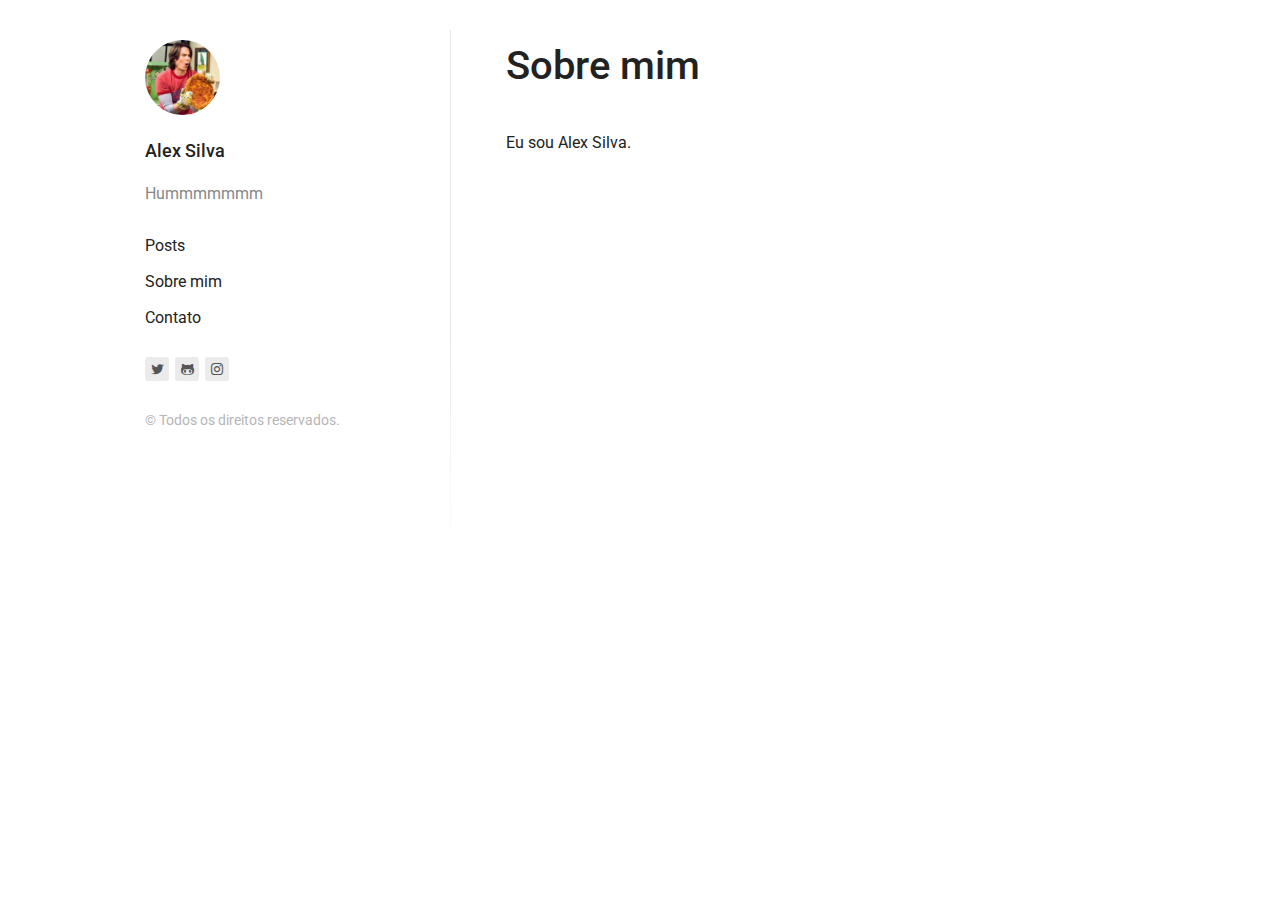
<file: about/index.html>
<!DOCTYPE html><html><head><meta charSet="utf-8"/><meta http-equiv="x-ua-compatible" content="ie=edge"/><meta name="viewport" content="width=device-width, initial-scale=1, shrink-to-fit=no"/><style data-href="/styles.f16d883202b2c6e212d0.css">.menu{margin-bottom:1.625rem}.menu__list{list-style:none;padding:0;margin:0}.menu__list-item{padding:0;margin:.625rem 0}.menu__list-item-link{font-size:1rem;color:#222;font-weight:400;border:0}.menu__list-item-link:focus,.menu__list-item-link:hover{color:#5d93ff;border-bottom:1px solid #5d93ff}.menu__list-item-link--active{color:#222;border-bottom:1px solid #222}.links{margin-bottom:1.625rem}.links__list{display:flex;list-style:none;padding:0;margin:.625rem -.1875rem}.links__list-item{padding:0;margin:0 .1875rem;height:24px;width:1.5rem;line-height:1.5rem;border-radius:.1875rem;text-align:center;background:#ebebeb}.links__list-item a{border:0}.links__list-item a i{font-size:.875rem;color:#555}.links__list-item a:focus i,.links__list-item a:hover i{color:#222}

/*! normalize.css v5.0.0 | MIT License | github.com/necolas/normalize.css */html{font-family:sans-serif;line-height:1.15;-ms-text-size-adjust:100%;-webkit-text-size-adjust:100%}body{margin:0}article,aside,footer,header,nav,section{display:block}h1{font-size:2em;margin:.67em 0}figcaption,figure,main{display:block}figure{margin:1em 2.5rem}hr{box-sizing:content-box;height:0;overflow:visible}pre{font-family:monospace,monospace;font-size:1em}a{background-color:transparent;-webkit-text-decoration-skip:objects}a:active,a:hover{outline-width:0}abbr[title]{border-bottom:none;text-decoration:underline;-webkit-text-decoration:underline dotted;text-decoration:underline dotted}b,strong{font-weight:inherit;font-weight:bolder}code,kbd,samp{font-family:monospace,monospace;font-size:1em}dfn{font-style:italic}mark{background-color:#ff0;color:#000}small{font-size:80%}sub,sup{font-size:75%;line-height:0;position:relative;vertical-align:baseline}sub{bottom:-.25em}sup{top:-.5em}audio,video{display:inline-block}audio:not([controls]){display:none;height:0}img{border-style:none}svg:not(:root){overflow:hidden}button,input,optgroup,select,textarea{font-family:sans-serif;font-size:100%;line-height:1.15;margin:0}button,input{overflow:visible}button,select{text-transform:none}[type=reset],[type=submit],button,html [type=button]{-webkit-appearance:button}[type=button]::-moz-focus-inner,[type=reset]::-moz-focus-inner,[type=submit]::-moz-focus-inner,button::-moz-focus-inner{border-style:none;padding:0}[type=button]:-moz-focusring,[type=reset]:-moz-focusring,[type=submit]:-moz-focusring,button:-moz-focusring{outline:1px dotted ButtonText}fieldset{border:1px solid silver;margin:0 .125rem;padding:.35em .625em .75em}legend{box-sizing:border-box;color:inherit;display:table;max-width:100%;padding:0;white-space:normal}progress{display:inline-block;vertical-align:baseline}textarea{overflow:auto}[type=checkbox],[type=radio]{box-sizing:border-box;padding:0}[type=number]::-webkit-inner-spin-button,[type=number]::-webkit-outer-spin-button{height:auto}[type=search]{-webkit-appearance:textfield;outline-offset:-2px}[type=search]::-webkit-search-cancel-button,[type=search]::-webkit-search-decoration{-webkit-appearance:none}::-webkit-file-upload-button{-webkit-appearance:button;font:inherit}details,menu{display:block}summary{display:list-item}canvas{display:inline-block}[hidden],template{display:none}html{font-size:100}body{color:#222;line-height:1.625;font-size:1rem;-ms-text-size-adjust:100%;-webkit-text-size-adjust:100%;text-rendering:optimizeLegibility;-webkit-font-smoothing:antialiased;-moz-osx-font-smoothing:grayscale}body,h1,h2,h3,h4,h5,h6{font-family:Roboto,Helvetica Neue,Helvetica,Arial,sans-serif}h1,h2,h3,h4,h5,h6{font-weight:500}h1{font-size:2.5rem;line-height:3.25rem;margin-top:6.5rem;margin-bottom:1.625rem}h2{font-size:1.6875rem;line-height:2.4375rem}h2,h3{margin-top:3.25rem;margin-bottom:.8125rem}h3{font-size:1.375rem;line-height:1.625rem}h4{font-size:1.2rem;margin-top:2.4375rem}h4,h5{line-height:1.625rem;margin-bottom:.8125rem}h5,h6{font-size:1rem;margin-top:4.0625rem}h6{line-height:1.625rem;margin-bottom:.8125rem}img{max-width:100%;margin:inherit auto}hr,img{border:0;display:block}hr{color:#222;height:26px;margin:3.25rem auto;background-size:100% 26px;background-image:linear-gradient(180deg,transparent 1px,transparent 11px,#222 0,#222 15px,transparent 0,transparent 26px);width:6.25rem}a{color:#5d93ff;text-decoration:none}a:active,a:focus,a:hover{color:#f7a046}b,strong{font-weight:500}ul{list-style:square;margin-bottom:1.625rem}ul li{padding:0 .3125rem;margin-bottom:.625rem}p{line-height:1.625rem;margin-bottom:1.625rem}blockquote{padding:0;font-style:italic;text-align:center}figure{display:block;width:100%;height:auto}figcaption{line-height:1.21875rem;margin-top:.40625rem;color:#222;font-size:.875rem;font-style:italic;margin-bottom:0;text-align:center}.layout{max-width:66.875rem;margin-left:auto;margin-right:auto}.layout:after,.layout:before{content:"";display:table}.layout:after{clear:both}.content__inner{padding:1.5625rem 1.25rem}@media screen and (min-width:685px){figure.float-left,figure.float-right{max-width:19.375rem;padding:0 1.625rem}.float-right{float:right}.float-left{float:left}.content{width:calc(58.275% - .78125rem)}.content:nth-child(1n){float:left;margin-right:1.875rem;clear:none}.content:last-child{margin-right:0}.content:nth-child(12n){margin-right:0;float:right}.content:nth-child(12n+1){clear:both}.content__inner{padding:1.875rem 1.25rem}}@media screen and (min-width:960px){.content{width:calc(66.6% - .625rem)}.content:nth-child(1n){float:left;margin-right:1.875rem;clear:none}.content:last-child{margin-right:0}.content:nth-child(3n){margin-right:0;float:right}.content:nth-child(3n+1){clear:both}.content__inner{padding:2.5rem 2.1875rem}}code[class*=language-],pre[class*=language-]{color:#000;background:none;text-shadow:0 1px #fff;font-family:Consolas,Monaco,Andale Mono,Ubuntu Mono,monospace;text-align:left;white-space:pre;word-spacing:normal;word-break:normal;word-wrap:normal;line-height:1.5;-moz-tab-size:4;-o-tab-size:4;tab-size:4;-webkit-hyphens:none;-ms-hyphens:none;hyphens:none}code[class*=language-]::selection,code[class*=language-] ::selection,pre[class*=language-]::selection,pre[class*=language-] ::selection{text-shadow:none;background:#b3d4fc}@media print{code[class*=language-],pre[class*=language-]{text-shadow:none}}pre[class*=language-]{padding:1em;margin:.5em 0;overflow:auto}:not(pre)>code[class*=language-],pre[class*=language-]{background:#f5f2f0}:not(pre)>code[class*=language-]{padding:.1em;border-radius:.3em;white-space:normal}.token.cdata,.token.comment,.token.doctype,.token.prolog{color:#708090}.token.punctuation{color:#999}.namespace{opacity:.7}.token.boolean,.token.constant,.token.deleted,.token.number,.token.property,.token.symbol,.token.tag{color:#905}.token.attr-name,.token.builtin,.token.char,.token.inserted,.token.selector,.token.string{color:#690}.language-css .token.string,.style .token.string,.token.entity,.token.operator,.token.url{color:#a67f59;background:hsla(0,0%,100%,.5)}.token.atrule,.token.attr-value,.token.keyword{color:#07a}.token.function{color:#dd4a68}.token.important,.token.regex,.token.variable{color:#e90}.token.bold,.token.important{font-weight:700}.token.italic{font-style:italic}.token.entity{cursor:help}.tags__list-item-link{color:#222}.tags__list-item-link:focus,.tags__list-item-link:hover{color:#5d93ff;border-bottom:1px solid #5d93ff}.categories__list-item-link{color:#222}.categories__list-item-link:focus,.categories__list-item-link:hover{color:#5d93ff;border-bottom:1px solid #5d93ff}.post-single__inner{max-width:59.0625rem;padding:0 .9375rem;margin:0 auto}.post-single__title{font-size:2rem;max-width:40rem;font-weight:600;text-align:center;line-height:2.68125rem;margin:1.625rem auto 0}.post-single__body figure{margin-bottom:1.625rem}.post-single__body figure blockquote{font-style:italic;text-align:center;margin-top:0;padding:1.625rem 0}.post-single__body figure blockquote p{max-width:40rem;font-size:1.6817rem;margin-top:0;margin-bottom:1.625rem;line-height:2.4375rem}.post-single__body a{text-decoration:underline}.post-single__body .gatsby-highlight{max-width:40rem;margin-left:.9375rem;margin-right:.9375rem;margin-bottom:1.625rem}.post-single__body :not(div){max-width:40rem;margin-left:auto;margin-right:auto}.post-single__footer{max-width:40rem;line-height:1.625rem;margin:1.625rem .9375rem 3.25rem}.post-single__footer-text a{text-decoration:underline}.post-single__date{max-width:40rem;margin-left:auto;margin-right:auto}.post-single__tags{margin-bottom:.8125rem}.post-single__tags-list{list-style:none;margin:0 -.3125rem;padding:0}.post-single__tags-list-item{display:inline-block;margin:.625rem .3125rem}.post-single__tags-list-item-link{background:#ebebeb;text-decoration:none;border:0;border-radius:.1875rem;color:#555;line-height:1.625;padding:.5rem 1rem}.post-single__tags-list-item-link:focus,.post-single__tags-list-item-link:hover{color:#222;background:#dfdfdf;border:0}.post-single__home-button{display:block;margin-left:auto;margin-right:auto;max-width:5.625rem;font-size:1rem;padding:0 1rem;height:35px;line-height:2.1875rem;text-align:center;color:#555;background:#ebebeb;font-weight:400;border-radius:.1875rem;margin-top:1.625rem}.post-single__home-button:focus,.post-single__home-button:hover{color:#222;background:#dfdfdf;border:0}@media screen and (min-width:685px){.post-single__body .gatsby-highlight,.post-single__footer{margin-left:auto;margin-right:auto}}@media screen and (min-width:960px){.post-single__inner{padding:0}.post-single__title{font-size:3rem;line-height:3.65625rem;margin-top:3.65625rem;margin-bottom:2.4375rem}.post-single__body,.post-single__body p{font-size:1.125rem;line-height:1.82813rem;margin-bottom:1.82813rem}.post-single__home-button{position:fixed;max-width:auto;margin:0;top:30px;left:30px}}@font-face{font-family:fontello;src:url(/static/fontello-96eee913c13249ba2289a6c5bd6cce3c.eot);src:url(/static/fontello-96eee913c13249ba2289a6c5bd6cce3c.eot#iefix) format("embedded-opentype"),url([data-uri]) format("woff2"),url([data-uri]) format("woff"),url(/static/fontello-554de365a9b0393da26d44997c28937c.ttf) format("truetype"),url([data-uri]) format("svg");font-weight:400;font-style:normal}[class*=" icon-"]:before,[class^=icon-]:before{font-family:fontello;font-style:normal;font-weight:400;speak:none;display:inline-block;text-decoration:inherit;width:1em;margin-right:.2em;text-align:center;font-variant:normal;text-transform:none;line-height:1em;margin-left:.2em;-webkit-font-smoothing:antialiased;-moz-osx-font-smoothing:grayscale}.icon-mail:before{content:"\E800"}.icon-twitter:before{content:"\F099"}.icon-facebook:before{content:"\F09A"}.icon-rss:before{content:"\F09E"}.icon-linkedin:before{content:"\F0E1"}.icon-github:before{content:"\F113"}.icon-stackoverflow:before{content:"\F16C"}.icon-instagram:before{content:"\F16D"}.icon-tumblr:before{content:"\F173"}.icon-dribbble:before{content:"\F17D"}.icon-skype:before{content:"\F17E"}.icon-vkontakte:before{content:"\F189"}.icon-slack:before{content:"\F198"}.icon-paper-plane:before{content:"\F1D8"}.icon-whatsapp:before{content:"\F232"}.icon-odnoklassniki:before{content:"\F263"}.sidebar{width:100%}.sidebar__inner{position:relative;padding:1.5625rem 1.25rem 0}.sidebar__author-photo{display:inline-block;margin-bottom:0;border-radius:50%;background-clip:padding-box}.sidebar__author-title{font-size:1.125rem;font-weight:500;line-height:1.82813rem;margin:.8125rem 0}.sidebar__author-title-link,.sidebar__author-title-link:focus,.sidebar__author-title-link:hover{color:#222}.sidebar__author-subtitle{color:#888;line-height:1.625rem;margin-bottom:1.625rem}.sidebar__copyright{color:#b6b6b6;font-size:.875rem}@media screen and (min-width:685px){.sidebar{width:calc(41.625% - 1.09375rem)}.sidebar:nth-child(1n){float:left;margin-right:1.875rem;clear:none}.sidebar:last-child{margin-right:0}.sidebar:nth-child(12n){margin-right:0;float:right}.sidebar:nth-child(12n+1){clear:both}.sidebar__inner{padding:1.875rem 1.25rem 0}.sidebar__inner:after{background:#e6e6e6;background:-webkit-gradient(linear,left top,left bottom,from(#e6e6e6),color-stop(48%,#e6e6e6),to(#fff));background:linear-gradient(180deg,#e6e6e6 0,#e6e6e6 48%,#fff);position:absolute;content:"";width:.0625rem;height:540px;top:30px;right:-10px;bottom:0}}@media screen and (min-width:960px){.sidebar{width:calc(33.3% - 1.25rem)}.sidebar:nth-child(1n){float:left;margin-right:1.875rem;clear:none}.sidebar:last-child{margin-right:0}.sidebar:nth-child(3n){margin-right:0;float:right}.sidebar:nth-child(3n+1){clear:both}.sidebar__inner{padding:2.5rem}}.page{margin-bottom:3.25rem}.page__title{font-size:2.5rem;font-weight:500;line-height:3.25rem;margin-top:0;margin-bottom:2.35625rem}.page__body{font-size:1rem;line-height:1.625rem;margin:0 0 1.625rem}.post{margin-bottom:2.03125rem}.post:last-child,.post__title{margin-bottom:.8125rem}.post__title{font-size:1.6875rem;line-height:2.4375rem;margin-top:0}.post__title-link{color:#222}.post__title-link:focus,.post__title-link:hover{color:#222;border-bottom:1px solid #222}.post__description{font-size:1rem;line-height:1.625rem;margin-bottom:1.21875rem}.post__meta-time{font-size:.875rem;color:#222;font-weight:500;text-transform:uppercase}.post__meta-divider{margin:0 .3125rem}.post__meta-category-link{font-size:.875rem;color:#f7a046;font-weight:500;text-transform:uppercase}.post__meta-category-link:focus,.post__meta-category-link:hover{color:#5d93ff}.post__readmore{font-size:1rem;color:#5d93ff}.post__readmore:focus,.post__readmore:hover{color:#5d93ff;border-bottom:1px solid #5d93ff}</style><meta name="generator" content="Gatsby 2.17.11"/><link rel="alternate" type="application/rss+xml" href="/rss.xml"/><link rel="preconnect dns-prefetch" href="https://www.google-analytics.com"/><link href="https://fonts.googleapis.com/css?family=Roboto:400,400i,500,700" rel="stylesheet"/><link rel="sitemap" type="application/xml" href="/sitemap.xml"/><title data-react-helmet="true">Sobre mim - Blog by Alex Silva</title><meta data-react-helmet="true" name="description" content="Hummmmmmm"/><link as="script" rel="preload" href="/styles-607198f68a017a3b48a8.js"/><link as="script" rel="preload" href="/component---src-templates-page-template-jsx-1d4a1ff06ebe7a52d4d1.js"/><link as="script" rel="preload" href="/commons-39408dceca00c3a66247.js"/><link as="script" rel="preload" href="/app-03d6ec548ea99d9ab99c.js"/><link as="script" rel="preload" href="/webpack-runtime-e68ce94a86b0a92ea706.js"/><link as="fetch" rel="preload" href="/page-data\about\page-data.json" crossorigin="anonymous"/></head><body><noscript id="gatsby-noscript">This app works best with JavaScript enabled.</noscript><div id="___gatsby"><div style="outline:none" tabindex="-1" role="group" id="gatsby-focus-wrapper"><div class="layout"><div><div><div class="sidebar"><div class="sidebar__inner"><div class="sidebar__author"><div><a href="/"><img src="/static/photo-d1070632f269a1b0ddb71b759539571b.jpg" class="sidebar__author-photo" width="75" height="75" alt="Alex Silva"/></a><h2 class="sidebar__author-title"><a class="sidebar__author-title-link" href="/">Alex Silva</a></h2><p class="sidebar__author-subtitle">Hummmmmmm</p></div></div><div><nav class="menu"><ul class="menu__list"><li class="menu__list-item"><a class="menu__list-item-link" href="/">Posts</a></li><li class="menu__list-item"><a class="menu__list-item-link" href="/about/">Sobre mim</a></li><li class="menu__list-item"><a class="menu__list-item-link" href="/contact/">Contato</a></li></ul></nav><div class="links"><ul class="links__list"><li class="links__list-item"><a href="https://www.twitter.com/alex3aguiar" target="_blank" rel="noopener noreferrer"><i class="icon-twitter"></i></a></li><li class="links__list-item"><a href="https://www.github.com/alex3aguiar" target="_blank" rel="noopener noreferrer"><i class="icon-github"></i></a></li><li class="links__list-item"><a href="https://www.instagram.com/alex3aguiar" target="_blank" rel="noopener noreferrer"><i class="icon-instagram"></i></a></li></ul></div><p class="sidebar__copyright">© Todos os direitos reservados.</p></div></div></div><div class="content"><div class="content__inner"><div class="page"><h1 class="page__title">Sobre mim</h1><div class="page__body"><p>Eu sou Alex Silva.</p></div></div></div></div></div></div></div></div></div><script>
  
  
  if(true) {
    (function(i,s,o,g,r,a,m){i['GoogleAnalyticsObject']=r;i[r]=i[r]||function(){
    (i[r].q=i[r].q||[]).push(arguments)},i[r].l=1*new Date();a=s.createElement(o),
    m=s.getElementsByTagName(o)[0];a.async=1;a.src=g;m.parentNode.insertBefore(a,m)
    })(window,document,'script','https://www.google-analytics.com/analytics.js','ga');
  }
  if (typeof ga === "function") {
    ga('create', 'UA-73379983-2', 'auto', {});
      
      
      
      
      
      }</script><script id="gatsby-script-loader">/*<![CDATA[*/window.pagePath="/about";/*]]>*/</script><script id="gatsby-chunk-mapping">/*<![CDATA[*/window.___chunkMapping={"app":["/app-03d6ec548ea99d9ab99c.js"],"component---node-modules-gatsby-plugin-offline-app-shell-js":["/component---node-modules-gatsby-plugin-offline-app-shell-js-568c113b24a9e8ed8db8.js"],"component---src-templates-page-template-jsx":["/component---src-templates-page-template-jsx-1d4a1ff06ebe7a52d4d1.js"],"component---src-templates-post-template-jsx":["/component---src-templates-post-template-jsx-d57f44837a5239207a4c.js"],"component---src-templates-tag-template-jsx":["/component---src-templates-tag-template-jsx-21337f74c003605fbe12.js"],"component---src-templates-category-template-jsx":["/component---src-templates-category-template-jsx-be4264ecf245931e5cdc.js"],"component---src-pages-404-jsx":["/component---src-pages-404-jsx-ba274973dce0ea1e4eff.js"],"component---src-pages-categories-jsx":["/component---src-pages-categories-jsx-afd94a76de63c54a18a5.js"],"component---src-pages-index-jsx":["/component---src-pages-index-jsx-c81bc2ce136d57516db3.js"],"component---src-pages-tags-jsx":["/component---src-pages-tags-jsx-56eda194330b3da201e8.js"]};/*]]>*/</script><script src="/webpack-runtime-e68ce94a86b0a92ea706.js" async=""></script><script src="/app-03d6ec548ea99d9ab99c.js" async=""></script><script src="/commons-39408dceca00c3a66247.js" async=""></script><script src="/component---src-templates-page-template-jsx-1d4a1ff06ebe7a52d4d1.js" async=""></script><script src="/styles-607198f68a017a3b48a8.js" async=""></script></body></html>
</file>
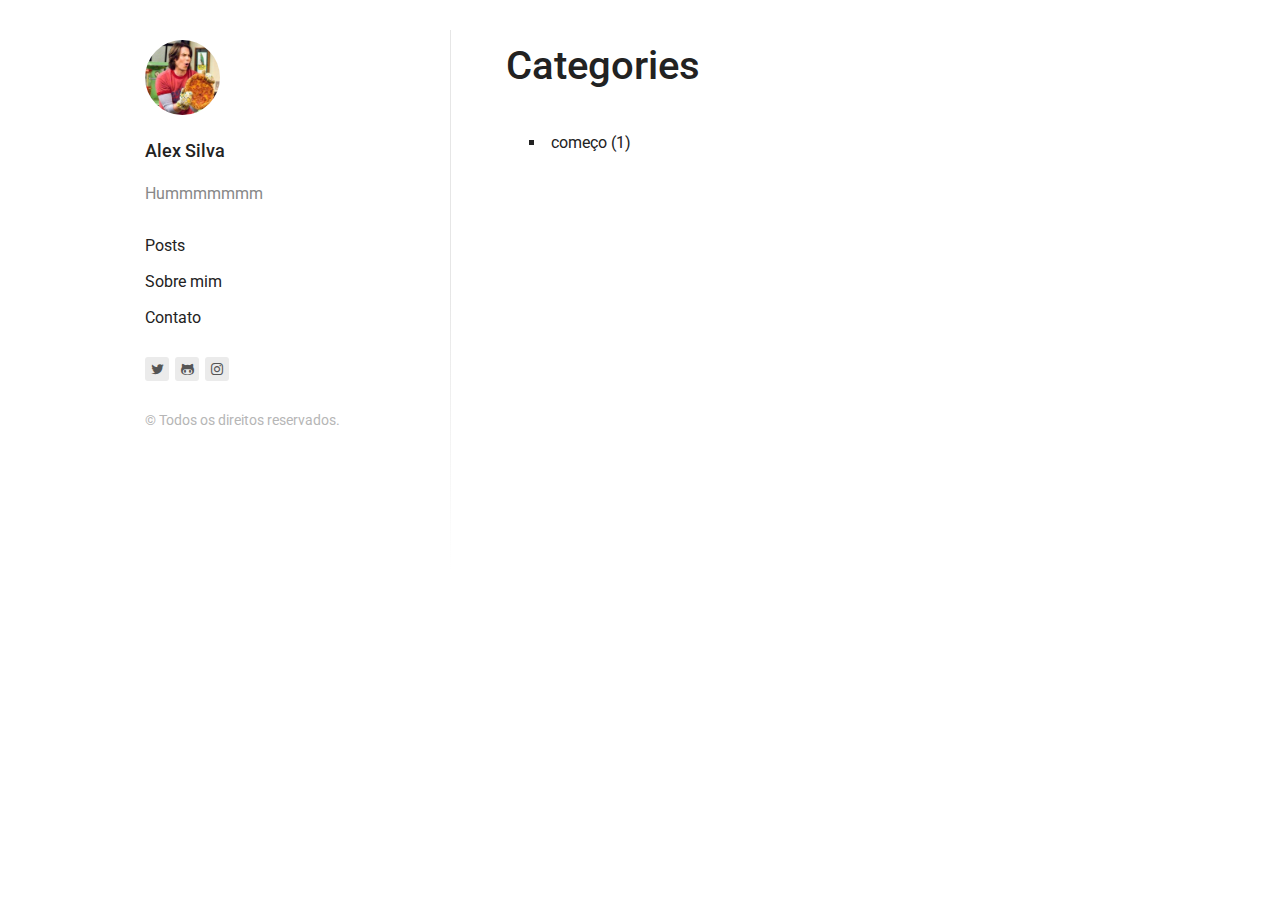
<file: categories/index.html>
<!DOCTYPE html><html><head><meta charSet="utf-8"/><meta http-equiv="x-ua-compatible" content="ie=edge"/><meta name="viewport" content="width=device-width, initial-scale=1, shrink-to-fit=no"/><style data-href="/styles.f16d883202b2c6e212d0.css">.menu{margin-bottom:1.625rem}.menu__list{list-style:none;padding:0;margin:0}.menu__list-item{padding:0;margin:.625rem 0}.menu__list-item-link{font-size:1rem;color:#222;font-weight:400;border:0}.menu__list-item-link:focus,.menu__list-item-link:hover{color:#5d93ff;border-bottom:1px solid #5d93ff}.menu__list-item-link--active{color:#222;border-bottom:1px solid #222}.links{margin-bottom:1.625rem}.links__list{display:flex;list-style:none;padding:0;margin:.625rem -.1875rem}.links__list-item{padding:0;margin:0 .1875rem;height:24px;width:1.5rem;line-height:1.5rem;border-radius:.1875rem;text-align:center;background:#ebebeb}.links__list-item a{border:0}.links__list-item a i{font-size:.875rem;color:#555}.links__list-item a:focus i,.links__list-item a:hover i{color:#222}

/*! normalize.css v5.0.0 | MIT License | github.com/necolas/normalize.css */html{font-family:sans-serif;line-height:1.15;-ms-text-size-adjust:100%;-webkit-text-size-adjust:100%}body{margin:0}article,aside,footer,header,nav,section{display:block}h1{font-size:2em;margin:.67em 0}figcaption,figure,main{display:block}figure{margin:1em 2.5rem}hr{box-sizing:content-box;height:0;overflow:visible}pre{font-family:monospace,monospace;font-size:1em}a{background-color:transparent;-webkit-text-decoration-skip:objects}a:active,a:hover{outline-width:0}abbr[title]{border-bottom:none;text-decoration:underline;-webkit-text-decoration:underline dotted;text-decoration:underline dotted}b,strong{font-weight:inherit;font-weight:bolder}code,kbd,samp{font-family:monospace,monospace;font-size:1em}dfn{font-style:italic}mark{background-color:#ff0;color:#000}small{font-size:80%}sub,sup{font-size:75%;line-height:0;position:relative;vertical-align:baseline}sub{bottom:-.25em}sup{top:-.5em}audio,video{display:inline-block}audio:not([controls]){display:none;height:0}img{border-style:none}svg:not(:root){overflow:hidden}button,input,optgroup,select,textarea{font-family:sans-serif;font-size:100%;line-height:1.15;margin:0}button,input{overflow:visible}button,select{text-transform:none}[type=reset],[type=submit],button,html [type=button]{-webkit-appearance:button}[type=button]::-moz-focus-inner,[type=reset]::-moz-focus-inner,[type=submit]::-moz-focus-inner,button::-moz-focus-inner{border-style:none;padding:0}[type=button]:-moz-focusring,[type=reset]:-moz-focusring,[type=submit]:-moz-focusring,button:-moz-focusring{outline:1px dotted ButtonText}fieldset{border:1px solid silver;margin:0 .125rem;padding:.35em .625em .75em}legend{box-sizing:border-box;color:inherit;display:table;max-width:100%;padding:0;white-space:normal}progress{display:inline-block;vertical-align:baseline}textarea{overflow:auto}[type=checkbox],[type=radio]{box-sizing:border-box;padding:0}[type=number]::-webkit-inner-spin-button,[type=number]::-webkit-outer-spin-button{height:auto}[type=search]{-webkit-appearance:textfield;outline-offset:-2px}[type=search]::-webkit-search-cancel-button,[type=search]::-webkit-search-decoration{-webkit-appearance:none}::-webkit-file-upload-button{-webkit-appearance:button;font:inherit}details,menu{display:block}summary{display:list-item}canvas{display:inline-block}[hidden],template{display:none}html{font-size:100}body{color:#222;line-height:1.625;font-size:1rem;-ms-text-size-adjust:100%;-webkit-text-size-adjust:100%;text-rendering:optimizeLegibility;-webkit-font-smoothing:antialiased;-moz-osx-font-smoothing:grayscale}body,h1,h2,h3,h4,h5,h6{font-family:Roboto,Helvetica Neue,Helvetica,Arial,sans-serif}h1,h2,h3,h4,h5,h6{font-weight:500}h1{font-size:2.5rem;line-height:3.25rem;margin-top:6.5rem;margin-bottom:1.625rem}h2{font-size:1.6875rem;line-height:2.4375rem}h2,h3{margin-top:3.25rem;margin-bottom:.8125rem}h3{font-size:1.375rem;line-height:1.625rem}h4{font-size:1.2rem;margin-top:2.4375rem}h4,h5{line-height:1.625rem;margin-bottom:.8125rem}h5,h6{font-size:1rem;margin-top:4.0625rem}h6{line-height:1.625rem;margin-bottom:.8125rem}img{max-width:100%;margin:inherit auto}hr,img{border:0;display:block}hr{color:#222;height:26px;margin:3.25rem auto;background-size:100% 26px;background-image:linear-gradient(180deg,transparent 1px,transparent 11px,#222 0,#222 15px,transparent 0,transparent 26px);width:6.25rem}a{color:#5d93ff;text-decoration:none}a:active,a:focus,a:hover{color:#f7a046}b,strong{font-weight:500}ul{list-style:square;margin-bottom:1.625rem}ul li{padding:0 .3125rem;margin-bottom:.625rem}p{line-height:1.625rem;margin-bottom:1.625rem}blockquote{padding:0;font-style:italic;text-align:center}figure{display:block;width:100%;height:auto}figcaption{line-height:1.21875rem;margin-top:.40625rem;color:#222;font-size:.875rem;font-style:italic;margin-bottom:0;text-align:center}.layout{max-width:66.875rem;margin-left:auto;margin-right:auto}.layout:after,.layout:before{content:"";display:table}.layout:after{clear:both}.content__inner{padding:1.5625rem 1.25rem}@media screen and (min-width:685px){figure.float-left,figure.float-right{max-width:19.375rem;padding:0 1.625rem}.float-right{float:right}.float-left{float:left}.content{width:calc(58.275% - .78125rem)}.content:nth-child(1n){float:left;margin-right:1.875rem;clear:none}.content:last-child{margin-right:0}.content:nth-child(12n){margin-right:0;float:right}.content:nth-child(12n+1){clear:both}.content__inner{padding:1.875rem 1.25rem}}@media screen and (min-width:960px){.content{width:calc(66.6% - .625rem)}.content:nth-child(1n){float:left;margin-right:1.875rem;clear:none}.content:last-child{margin-right:0}.content:nth-child(3n){margin-right:0;float:right}.content:nth-child(3n+1){clear:both}.content__inner{padding:2.5rem 2.1875rem}}code[class*=language-],pre[class*=language-]{color:#000;background:none;text-shadow:0 1px #fff;font-family:Consolas,Monaco,Andale Mono,Ubuntu Mono,monospace;text-align:left;white-space:pre;word-spacing:normal;word-break:normal;word-wrap:normal;line-height:1.5;-moz-tab-size:4;-o-tab-size:4;tab-size:4;-webkit-hyphens:none;-ms-hyphens:none;hyphens:none}code[class*=language-]::selection,code[class*=language-] ::selection,pre[class*=language-]::selection,pre[class*=language-] ::selection{text-shadow:none;background:#b3d4fc}@media print{code[class*=language-],pre[class*=language-]{text-shadow:none}}pre[class*=language-]{padding:1em;margin:.5em 0;overflow:auto}:not(pre)>code[class*=language-],pre[class*=language-]{background:#f5f2f0}:not(pre)>code[class*=language-]{padding:.1em;border-radius:.3em;white-space:normal}.token.cdata,.token.comment,.token.doctype,.token.prolog{color:#708090}.token.punctuation{color:#999}.namespace{opacity:.7}.token.boolean,.token.constant,.token.deleted,.token.number,.token.property,.token.symbol,.token.tag{color:#905}.token.attr-name,.token.builtin,.token.char,.token.inserted,.token.selector,.token.string{color:#690}.language-css .token.string,.style .token.string,.token.entity,.token.operator,.token.url{color:#a67f59;background:hsla(0,0%,100%,.5)}.token.atrule,.token.attr-value,.token.keyword{color:#07a}.token.function{color:#dd4a68}.token.important,.token.regex,.token.variable{color:#e90}.token.bold,.token.important{font-weight:700}.token.italic{font-style:italic}.token.entity{cursor:help}.tags__list-item-link{color:#222}.tags__list-item-link:focus,.tags__list-item-link:hover{color:#5d93ff;border-bottom:1px solid #5d93ff}.categories__list-item-link{color:#222}.categories__list-item-link:focus,.categories__list-item-link:hover{color:#5d93ff;border-bottom:1px solid #5d93ff}.post-single__inner{max-width:59.0625rem;padding:0 .9375rem;margin:0 auto}.post-single__title{font-size:2rem;max-width:40rem;font-weight:600;text-align:center;line-height:2.68125rem;margin:1.625rem auto 0}.post-single__body figure{margin-bottom:1.625rem}.post-single__body figure blockquote{font-style:italic;text-align:center;margin-top:0;padding:1.625rem 0}.post-single__body figure blockquote p{max-width:40rem;font-size:1.6817rem;margin-top:0;margin-bottom:1.625rem;line-height:2.4375rem}.post-single__body a{text-decoration:underline}.post-single__body .gatsby-highlight{max-width:40rem;margin-left:.9375rem;margin-right:.9375rem;margin-bottom:1.625rem}.post-single__body :not(div){max-width:40rem;margin-left:auto;margin-right:auto}.post-single__footer{max-width:40rem;line-height:1.625rem;margin:1.625rem .9375rem 3.25rem}.post-single__footer-text a{text-decoration:underline}.post-single__date{max-width:40rem;margin-left:auto;margin-right:auto}.post-single__tags{margin-bottom:.8125rem}.post-single__tags-list{list-style:none;margin:0 -.3125rem;padding:0}.post-single__tags-list-item{display:inline-block;margin:.625rem .3125rem}.post-single__tags-list-item-link{background:#ebebeb;text-decoration:none;border:0;border-radius:.1875rem;color:#555;line-height:1.625;padding:.5rem 1rem}.post-single__tags-list-item-link:focus,.post-single__tags-list-item-link:hover{color:#222;background:#dfdfdf;border:0}.post-single__home-button{display:block;margin-left:auto;margin-right:auto;max-width:5.625rem;font-size:1rem;padding:0 1rem;height:35px;line-height:2.1875rem;text-align:center;color:#555;background:#ebebeb;font-weight:400;border-radius:.1875rem;margin-top:1.625rem}.post-single__home-button:focus,.post-single__home-button:hover{color:#222;background:#dfdfdf;border:0}@media screen and (min-width:685px){.post-single__body .gatsby-highlight,.post-single__footer{margin-left:auto;margin-right:auto}}@media screen and (min-width:960px){.post-single__inner{padding:0}.post-single__title{font-size:3rem;line-height:3.65625rem;margin-top:3.65625rem;margin-bottom:2.4375rem}.post-single__body,.post-single__body p{font-size:1.125rem;line-height:1.82813rem;margin-bottom:1.82813rem}.post-single__home-button{position:fixed;max-width:auto;margin:0;top:30px;left:30px}}@font-face{font-family:fontello;src:url(/static/fontello-96eee913c13249ba2289a6c5bd6cce3c.eot);src:url(/static/fontello-96eee913c13249ba2289a6c5bd6cce3c.eot#iefix) format("embedded-opentype"),url([data-uri]) format("woff2"),url([data-uri]) format("woff"),url(/static/fontello-554de365a9b0393da26d44997c28937c.ttf) format("truetype"),url([data-uri]) format("svg");font-weight:400;font-style:normal}[class*=" icon-"]:before,[class^=icon-]:before{font-family:fontello;font-style:normal;font-weight:400;speak:none;display:inline-block;text-decoration:inherit;width:1em;margin-right:.2em;text-align:center;font-variant:normal;text-transform:none;line-height:1em;margin-left:.2em;-webkit-font-smoothing:antialiased;-moz-osx-font-smoothing:grayscale}.icon-mail:before{content:"\E800"}.icon-twitter:before{content:"\F099"}.icon-facebook:before{content:"\F09A"}.icon-rss:before{content:"\F09E"}.icon-linkedin:before{content:"\F0E1"}.icon-github:before{content:"\F113"}.icon-stackoverflow:before{content:"\F16C"}.icon-instagram:before{content:"\F16D"}.icon-tumblr:before{content:"\F173"}.icon-dribbble:before{content:"\F17D"}.icon-skype:before{content:"\F17E"}.icon-vkontakte:before{content:"\F189"}.icon-slack:before{content:"\F198"}.icon-paper-plane:before{content:"\F1D8"}.icon-whatsapp:before{content:"\F232"}.icon-odnoklassniki:before{content:"\F263"}.sidebar{width:100%}.sidebar__inner{position:relative;padding:1.5625rem 1.25rem 0}.sidebar__author-photo{display:inline-block;margin-bottom:0;border-radius:50%;background-clip:padding-box}.sidebar__author-title{font-size:1.125rem;font-weight:500;line-height:1.82813rem;margin:.8125rem 0}.sidebar__author-title-link,.sidebar__author-title-link:focus,.sidebar__author-title-link:hover{color:#222}.sidebar__author-subtitle{color:#888;line-height:1.625rem;margin-bottom:1.625rem}.sidebar__copyright{color:#b6b6b6;font-size:.875rem}@media screen and (min-width:685px){.sidebar{width:calc(41.625% - 1.09375rem)}.sidebar:nth-child(1n){float:left;margin-right:1.875rem;clear:none}.sidebar:last-child{margin-right:0}.sidebar:nth-child(12n){margin-right:0;float:right}.sidebar:nth-child(12n+1){clear:both}.sidebar__inner{padding:1.875rem 1.25rem 0}.sidebar__inner:after{background:#e6e6e6;background:-webkit-gradient(linear,left top,left bottom,from(#e6e6e6),color-stop(48%,#e6e6e6),to(#fff));background:linear-gradient(180deg,#e6e6e6 0,#e6e6e6 48%,#fff);position:absolute;content:"";width:.0625rem;height:540px;top:30px;right:-10px;bottom:0}}@media screen and (min-width:960px){.sidebar{width:calc(33.3% - 1.25rem)}.sidebar:nth-child(1n){float:left;margin-right:1.875rem;clear:none}.sidebar:last-child{margin-right:0}.sidebar:nth-child(3n){margin-right:0;float:right}.sidebar:nth-child(3n+1){clear:both}.sidebar__inner{padding:2.5rem}}.page{margin-bottom:3.25rem}.page__title{font-size:2.5rem;font-weight:500;line-height:3.25rem;margin-top:0;margin-bottom:2.35625rem}.page__body{font-size:1rem;line-height:1.625rem;margin:0 0 1.625rem}.post{margin-bottom:2.03125rem}.post:last-child,.post__title{margin-bottom:.8125rem}.post__title{font-size:1.6875rem;line-height:2.4375rem;margin-top:0}.post__title-link{color:#222}.post__title-link:focus,.post__title-link:hover{color:#222;border-bottom:1px solid #222}.post__description{font-size:1rem;line-height:1.625rem;margin-bottom:1.21875rem}.post__meta-time{font-size:.875rem;color:#222;font-weight:500;text-transform:uppercase}.post__meta-divider{margin:0 .3125rem}.post__meta-category-link{font-size:.875rem;color:#f7a046;font-weight:500;text-transform:uppercase}.post__meta-category-link:focus,.post__meta-category-link:hover{color:#5d93ff}.post__readmore{font-size:1rem;color:#5d93ff}.post__readmore:focus,.post__readmore:hover{color:#5d93ff;border-bottom:1px solid #5d93ff}</style><meta name="generator" content="Gatsby 2.17.11"/><link rel="alternate" type="application/rss+xml" href="/rss.xml"/><link rel="preconnect dns-prefetch" href="https://www.google-analytics.com"/><link href="https://fonts.googleapis.com/css?family=Roboto:400,400i,500,700" rel="stylesheet"/><link rel="sitemap" type="application/xml" href="/sitemap.xml"/><title data-react-helmet="true">All Categories - Blog by Alex Silva</title><link as="script" rel="preload" href="/styles-607198f68a017a3b48a8.js"/><link as="script" rel="preload" href="/component---src-pages-categories-jsx-afd94a76de63c54a18a5.js"/><link as="script" rel="preload" href="/commons-39408dceca00c3a66247.js"/><link as="script" rel="preload" href="/app-03d6ec548ea99d9ab99c.js"/><link as="script" rel="preload" href="/webpack-runtime-e68ce94a86b0a92ea706.js"/><link as="fetch" rel="preload" href="/page-data\categories\page-data.json" crossorigin="anonymous"/></head><body><noscript id="gatsby-noscript">This app works best with JavaScript enabled.</noscript><div id="___gatsby"><div style="outline:none" tabindex="-1" role="group" id="gatsby-focus-wrapper"><div class="layout"><div><div class="sidebar"><div class="sidebar__inner"><div class="sidebar__author"><div><a href="/"><img src="/static/photo-d1070632f269a1b0ddb71b759539571b.jpg" class="sidebar__author-photo" width="75" height="75" alt="Alex Silva"/></a><h2 class="sidebar__author-title"><a class="sidebar__author-title-link" href="/">Alex Silva</a></h2><p class="sidebar__author-subtitle">Hummmmmmm</p></div></div><div><nav class="menu"><ul class="menu__list"><li class="menu__list-item"><a class="menu__list-item-link" href="/">Posts</a></li><li class="menu__list-item"><a class="menu__list-item-link" href="/about/">Sobre mim</a></li><li class="menu__list-item"><a class="menu__list-item-link" href="/contact/">Contato</a></li></ul></nav><div class="links"><ul class="links__list"><li class="links__list-item"><a href="https://www.twitter.com/alex3aguiar" target="_blank" rel="noopener noreferrer"><i class="icon-twitter"></i></a></li><li class="links__list-item"><a href="https://www.github.com/alex3aguiar" target="_blank" rel="noopener noreferrer"><i class="icon-github"></i></a></li><li class="links__list-item"><a href="https://www.instagram.com/alex3aguiar" target="_blank" rel="noopener noreferrer"><i class="icon-instagram"></i></a></li></ul></div><p class="sidebar__copyright">© Todos os direitos reservados.</p></div></div></div><div class="content"><div class="content__inner"><div class="page"><h1 class="page__title">Categories</h1><div class="page__body"><div class="categories"><ul class="categories__list"><li class="categories__list-item"><a class="categories__list-item-link" href="/categories/comeco/">começo<!-- --> (<!-- -->1<!-- -->)</a></li></ul></div></div></div></div></div></div></div></div></div><script>
  
  
  if(true) {
    (function(i,s,o,g,r,a,m){i['GoogleAnalyticsObject']=r;i[r]=i[r]||function(){
    (i[r].q=i[r].q||[]).push(arguments)},i[r].l=1*new Date();a=s.createElement(o),
    m=s.getElementsByTagName(o)[0];a.async=1;a.src=g;m.parentNode.insertBefore(a,m)
    })(window,document,'script','https://www.google-analytics.com/analytics.js','ga');
  }
  if (typeof ga === "function") {
    ga('create', 'UA-73379983-2', 'auto', {});
      
      
      
      
      
      }</script><script id="gatsby-script-loader">/*<![CDATA[*/window.pagePath="/categories/";/*]]>*/</script><script id="gatsby-chunk-mapping">/*<![CDATA[*/window.___chunkMapping={"app":["/app-03d6ec548ea99d9ab99c.js"],"component---node-modules-gatsby-plugin-offline-app-shell-js":["/component---node-modules-gatsby-plugin-offline-app-shell-js-568c113b24a9e8ed8db8.js"],"component---src-templates-page-template-jsx":["/component---src-templates-page-template-jsx-1d4a1ff06ebe7a52d4d1.js"],"component---src-templates-post-template-jsx":["/component---src-templates-post-template-jsx-d57f44837a5239207a4c.js"],"component---src-templates-tag-template-jsx":["/component---src-templates-tag-template-jsx-21337f74c003605fbe12.js"],"component---src-templates-category-template-jsx":["/component---src-templates-category-template-jsx-be4264ecf245931e5cdc.js"],"component---src-pages-404-jsx":["/component---src-pages-404-jsx-ba274973dce0ea1e4eff.js"],"component---src-pages-categories-jsx":["/component---src-pages-categories-jsx-afd94a76de63c54a18a5.js"],"component---src-pages-index-jsx":["/component---src-pages-index-jsx-c81bc2ce136d57516db3.js"],"component---src-pages-tags-jsx":["/component---src-pages-tags-jsx-56eda194330b3da201e8.js"]};/*]]>*/</script><script src="/webpack-runtime-e68ce94a86b0a92ea706.js" async=""></script><script src="/app-03d6ec548ea99d9ab99c.js" async=""></script><script src="/commons-39408dceca00c3a66247.js" async=""></script><script src="/component---src-pages-categories-jsx-afd94a76de63c54a18a5.js" async=""></script><script src="/styles-607198f68a017a3b48a8.js" async=""></script></body></html>
</file>
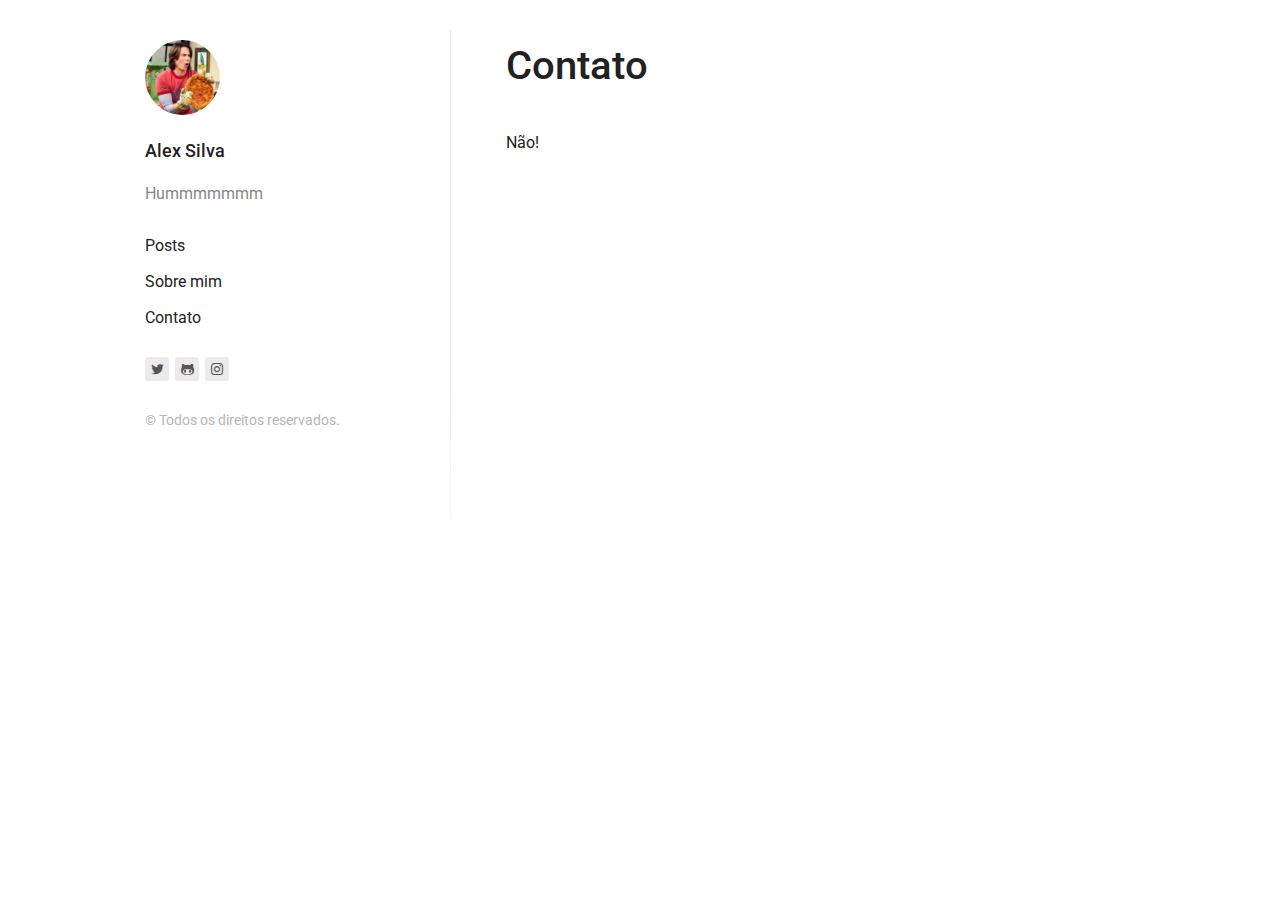
<file: contact/index.html>
<!DOCTYPE html><html><head><meta charSet="utf-8"/><meta http-equiv="x-ua-compatible" content="ie=edge"/><meta name="viewport" content="width=device-width, initial-scale=1, shrink-to-fit=no"/><style data-href="/styles.f16d883202b2c6e212d0.css">.menu{margin-bottom:1.625rem}.menu__list{list-style:none;padding:0;margin:0}.menu__list-item{padding:0;margin:.625rem 0}.menu__list-item-link{font-size:1rem;color:#222;font-weight:400;border:0}.menu__list-item-link:focus,.menu__list-item-link:hover{color:#5d93ff;border-bottom:1px solid #5d93ff}.menu__list-item-link--active{color:#222;border-bottom:1px solid #222}.links{margin-bottom:1.625rem}.links__list{display:flex;list-style:none;padding:0;margin:.625rem -.1875rem}.links__list-item{padding:0;margin:0 .1875rem;height:24px;width:1.5rem;line-height:1.5rem;border-radius:.1875rem;text-align:center;background:#ebebeb}.links__list-item a{border:0}.links__list-item a i{font-size:.875rem;color:#555}.links__list-item a:focus i,.links__list-item a:hover i{color:#222}

/*! normalize.css v5.0.0 | MIT License | github.com/necolas/normalize.css */html{font-family:sans-serif;line-height:1.15;-ms-text-size-adjust:100%;-webkit-text-size-adjust:100%}body{margin:0}article,aside,footer,header,nav,section{display:block}h1{font-size:2em;margin:.67em 0}figcaption,figure,main{display:block}figure{margin:1em 2.5rem}hr{box-sizing:content-box;height:0;overflow:visible}pre{font-family:monospace,monospace;font-size:1em}a{background-color:transparent;-webkit-text-decoration-skip:objects}a:active,a:hover{outline-width:0}abbr[title]{border-bottom:none;text-decoration:underline;-webkit-text-decoration:underline dotted;text-decoration:underline dotted}b,strong{font-weight:inherit;font-weight:bolder}code,kbd,samp{font-family:monospace,monospace;font-size:1em}dfn{font-style:italic}mark{background-color:#ff0;color:#000}small{font-size:80%}sub,sup{font-size:75%;line-height:0;position:relative;vertical-align:baseline}sub{bottom:-.25em}sup{top:-.5em}audio,video{display:inline-block}audio:not([controls]){display:none;height:0}img{border-style:none}svg:not(:root){overflow:hidden}button,input,optgroup,select,textarea{font-family:sans-serif;font-size:100%;line-height:1.15;margin:0}button,input{overflow:visible}button,select{text-transform:none}[type=reset],[type=submit],button,html [type=button]{-webkit-appearance:button}[type=button]::-moz-focus-inner,[type=reset]::-moz-focus-inner,[type=submit]::-moz-focus-inner,button::-moz-focus-inner{border-style:none;padding:0}[type=button]:-moz-focusring,[type=reset]:-moz-focusring,[type=submit]:-moz-focusring,button:-moz-focusring{outline:1px dotted ButtonText}fieldset{border:1px solid silver;margin:0 .125rem;padding:.35em .625em .75em}legend{box-sizing:border-box;color:inherit;display:table;max-width:100%;padding:0;white-space:normal}progress{display:inline-block;vertical-align:baseline}textarea{overflow:auto}[type=checkbox],[type=radio]{box-sizing:border-box;padding:0}[type=number]::-webkit-inner-spin-button,[type=number]::-webkit-outer-spin-button{height:auto}[type=search]{-webkit-appearance:textfield;outline-offset:-2px}[type=search]::-webkit-search-cancel-button,[type=search]::-webkit-search-decoration{-webkit-appearance:none}::-webkit-file-upload-button{-webkit-appearance:button;font:inherit}details,menu{display:block}summary{display:list-item}canvas{display:inline-block}[hidden],template{display:none}html{font-size:100}body{color:#222;line-height:1.625;font-size:1rem;-ms-text-size-adjust:100%;-webkit-text-size-adjust:100%;text-rendering:optimizeLegibility;-webkit-font-smoothing:antialiased;-moz-osx-font-smoothing:grayscale}body,h1,h2,h3,h4,h5,h6{font-family:Roboto,Helvetica Neue,Helvetica,Arial,sans-serif}h1,h2,h3,h4,h5,h6{font-weight:500}h1{font-size:2.5rem;line-height:3.25rem;margin-top:6.5rem;margin-bottom:1.625rem}h2{font-size:1.6875rem;line-height:2.4375rem}h2,h3{margin-top:3.25rem;margin-bottom:.8125rem}h3{font-size:1.375rem;line-height:1.625rem}h4{font-size:1.2rem;margin-top:2.4375rem}h4,h5{line-height:1.625rem;margin-bottom:.8125rem}h5,h6{font-size:1rem;margin-top:4.0625rem}h6{line-height:1.625rem;margin-bottom:.8125rem}img{max-width:100%;margin:inherit auto}hr,img{border:0;display:block}hr{color:#222;height:26px;margin:3.25rem auto;background-size:100% 26px;background-image:linear-gradient(180deg,transparent 1px,transparent 11px,#222 0,#222 15px,transparent 0,transparent 26px);width:6.25rem}a{color:#5d93ff;text-decoration:none}a:active,a:focus,a:hover{color:#f7a046}b,strong{font-weight:500}ul{list-style:square;margin-bottom:1.625rem}ul li{padding:0 .3125rem;margin-bottom:.625rem}p{line-height:1.625rem;margin-bottom:1.625rem}blockquote{padding:0;font-style:italic;text-align:center}figure{display:block;width:100%;height:auto}figcaption{line-height:1.21875rem;margin-top:.40625rem;color:#222;font-size:.875rem;font-style:italic;margin-bottom:0;text-align:center}.layout{max-width:66.875rem;margin-left:auto;margin-right:auto}.layout:after,.layout:before{content:"";display:table}.layout:after{clear:both}.content__inner{padding:1.5625rem 1.25rem}@media screen and (min-width:685px){figure.float-left,figure.float-right{max-width:19.375rem;padding:0 1.625rem}.float-right{float:right}.float-left{float:left}.content{width:calc(58.275% - .78125rem)}.content:nth-child(1n){float:left;margin-right:1.875rem;clear:none}.content:last-child{margin-right:0}.content:nth-child(12n){margin-right:0;float:right}.content:nth-child(12n+1){clear:both}.content__inner{padding:1.875rem 1.25rem}}@media screen and (min-width:960px){.content{width:calc(66.6% - .625rem)}.content:nth-child(1n){float:left;margin-right:1.875rem;clear:none}.content:last-child{margin-right:0}.content:nth-child(3n){margin-right:0;float:right}.content:nth-child(3n+1){clear:both}.content__inner{padding:2.5rem 2.1875rem}}code[class*=language-],pre[class*=language-]{color:#000;background:none;text-shadow:0 1px #fff;font-family:Consolas,Monaco,Andale Mono,Ubuntu Mono,monospace;text-align:left;white-space:pre;word-spacing:normal;word-break:normal;word-wrap:normal;line-height:1.5;-moz-tab-size:4;-o-tab-size:4;tab-size:4;-webkit-hyphens:none;-ms-hyphens:none;hyphens:none}code[class*=language-]::selection,code[class*=language-] ::selection,pre[class*=language-]::selection,pre[class*=language-] ::selection{text-shadow:none;background:#b3d4fc}@media print{code[class*=language-],pre[class*=language-]{text-shadow:none}}pre[class*=language-]{padding:1em;margin:.5em 0;overflow:auto}:not(pre)>code[class*=language-],pre[class*=language-]{background:#f5f2f0}:not(pre)>code[class*=language-]{padding:.1em;border-radius:.3em;white-space:normal}.token.cdata,.token.comment,.token.doctype,.token.prolog{color:#708090}.token.punctuation{color:#999}.namespace{opacity:.7}.token.boolean,.token.constant,.token.deleted,.token.number,.token.property,.token.symbol,.token.tag{color:#905}.token.attr-name,.token.builtin,.token.char,.token.inserted,.token.selector,.token.string{color:#690}.language-css .token.string,.style .token.string,.token.entity,.token.operator,.token.url{color:#a67f59;background:hsla(0,0%,100%,.5)}.token.atrule,.token.attr-value,.token.keyword{color:#07a}.token.function{color:#dd4a68}.token.important,.token.regex,.token.variable{color:#e90}.token.bold,.token.important{font-weight:700}.token.italic{font-style:italic}.token.entity{cursor:help}.tags__list-item-link{color:#222}.tags__list-item-link:focus,.tags__list-item-link:hover{color:#5d93ff;border-bottom:1px solid #5d93ff}.categories__list-item-link{color:#222}.categories__list-item-link:focus,.categories__list-item-link:hover{color:#5d93ff;border-bottom:1px solid #5d93ff}.post-single__inner{max-width:59.0625rem;padding:0 .9375rem;margin:0 auto}.post-single__title{font-size:2rem;max-width:40rem;font-weight:600;text-align:center;line-height:2.68125rem;margin:1.625rem auto 0}.post-single__body figure{margin-bottom:1.625rem}.post-single__body figure blockquote{font-style:italic;text-align:center;margin-top:0;padding:1.625rem 0}.post-single__body figure blockquote p{max-width:40rem;font-size:1.6817rem;margin-top:0;margin-bottom:1.625rem;line-height:2.4375rem}.post-single__body a{text-decoration:underline}.post-single__body .gatsby-highlight{max-width:40rem;margin-left:.9375rem;margin-right:.9375rem;margin-bottom:1.625rem}.post-single__body :not(div){max-width:40rem;margin-left:auto;margin-right:auto}.post-single__footer{max-width:40rem;line-height:1.625rem;margin:1.625rem .9375rem 3.25rem}.post-single__footer-text a{text-decoration:underline}.post-single__date{max-width:40rem;margin-left:auto;margin-right:auto}.post-single__tags{margin-bottom:.8125rem}.post-single__tags-list{list-style:none;margin:0 -.3125rem;padding:0}.post-single__tags-list-item{display:inline-block;margin:.625rem .3125rem}.post-single__tags-list-item-link{background:#ebebeb;text-decoration:none;border:0;border-radius:.1875rem;color:#555;line-height:1.625;padding:.5rem 1rem}.post-single__tags-list-item-link:focus,.post-single__tags-list-item-link:hover{color:#222;background:#dfdfdf;border:0}.post-single__home-button{display:block;margin-left:auto;margin-right:auto;max-width:5.625rem;font-size:1rem;padding:0 1rem;height:35px;line-height:2.1875rem;text-align:center;color:#555;background:#ebebeb;font-weight:400;border-radius:.1875rem;margin-top:1.625rem}.post-single__home-button:focus,.post-single__home-button:hover{color:#222;background:#dfdfdf;border:0}@media screen and (min-width:685px){.post-single__body .gatsby-highlight,.post-single__footer{margin-left:auto;margin-right:auto}}@media screen and (min-width:960px){.post-single__inner{padding:0}.post-single__title{font-size:3rem;line-height:3.65625rem;margin-top:3.65625rem;margin-bottom:2.4375rem}.post-single__body,.post-single__body p{font-size:1.125rem;line-height:1.82813rem;margin-bottom:1.82813rem}.post-single__home-button{position:fixed;max-width:auto;margin:0;top:30px;left:30px}}@font-face{font-family:fontello;src:url(/static/fontello-96eee913c13249ba2289a6c5bd6cce3c.eot);src:url(/static/fontello-96eee913c13249ba2289a6c5bd6cce3c.eot#iefix) format("embedded-opentype"),url([data-uri]) format("woff2"),url([data-uri]) format("woff"),url(/static/fontello-554de365a9b0393da26d44997c28937c.ttf) format("truetype"),url([data-uri]) format("svg");font-weight:400;font-style:normal}[class*=" icon-"]:before,[class^=icon-]:before{font-family:fontello;font-style:normal;font-weight:400;speak:none;display:inline-block;text-decoration:inherit;width:1em;margin-right:.2em;text-align:center;font-variant:normal;text-transform:none;line-height:1em;margin-left:.2em;-webkit-font-smoothing:antialiased;-moz-osx-font-smoothing:grayscale}.icon-mail:before{content:"\E800"}.icon-twitter:before{content:"\F099"}.icon-facebook:before{content:"\F09A"}.icon-rss:before{content:"\F09E"}.icon-linkedin:before{content:"\F0E1"}.icon-github:before{content:"\F113"}.icon-stackoverflow:before{content:"\F16C"}.icon-instagram:before{content:"\F16D"}.icon-tumblr:before{content:"\F173"}.icon-dribbble:before{content:"\F17D"}.icon-skype:before{content:"\F17E"}.icon-vkontakte:before{content:"\F189"}.icon-slack:before{content:"\F198"}.icon-paper-plane:before{content:"\F1D8"}.icon-whatsapp:before{content:"\F232"}.icon-odnoklassniki:before{content:"\F263"}.sidebar{width:100%}.sidebar__inner{position:relative;padding:1.5625rem 1.25rem 0}.sidebar__author-photo{display:inline-block;margin-bottom:0;border-radius:50%;background-clip:padding-box}.sidebar__author-title{font-size:1.125rem;font-weight:500;line-height:1.82813rem;margin:.8125rem 0}.sidebar__author-title-link,.sidebar__author-title-link:focus,.sidebar__author-title-link:hover{color:#222}.sidebar__author-subtitle{color:#888;line-height:1.625rem;margin-bottom:1.625rem}.sidebar__copyright{color:#b6b6b6;font-size:.875rem}@media screen and (min-width:685px){.sidebar{width:calc(41.625% - 1.09375rem)}.sidebar:nth-child(1n){float:left;margin-right:1.875rem;clear:none}.sidebar:last-child{margin-right:0}.sidebar:nth-child(12n){margin-right:0;float:right}.sidebar:nth-child(12n+1){clear:both}.sidebar__inner{padding:1.875rem 1.25rem 0}.sidebar__inner:after{background:#e6e6e6;background:-webkit-gradient(linear,left top,left bottom,from(#e6e6e6),color-stop(48%,#e6e6e6),to(#fff));background:linear-gradient(180deg,#e6e6e6 0,#e6e6e6 48%,#fff);position:absolute;content:"";width:.0625rem;height:540px;top:30px;right:-10px;bottom:0}}@media screen and (min-width:960px){.sidebar{width:calc(33.3% - 1.25rem)}.sidebar:nth-child(1n){float:left;margin-right:1.875rem;clear:none}.sidebar:last-child{margin-right:0}.sidebar:nth-child(3n){margin-right:0;float:right}.sidebar:nth-child(3n+1){clear:both}.sidebar__inner{padding:2.5rem}}.page{margin-bottom:3.25rem}.page__title{font-size:2.5rem;font-weight:500;line-height:3.25rem;margin-top:0;margin-bottom:2.35625rem}.page__body{font-size:1rem;line-height:1.625rem;margin:0 0 1.625rem}.post{margin-bottom:2.03125rem}.post:last-child,.post__title{margin-bottom:.8125rem}.post__title{font-size:1.6875rem;line-height:2.4375rem;margin-top:0}.post__title-link{color:#222}.post__title-link:focus,.post__title-link:hover{color:#222;border-bottom:1px solid #222}.post__description{font-size:1rem;line-height:1.625rem;margin-bottom:1.21875rem}.post__meta-time{font-size:.875rem;color:#222;font-weight:500;text-transform:uppercase}.post__meta-divider{margin:0 .3125rem}.post__meta-category-link{font-size:.875rem;color:#f7a046;font-weight:500;text-transform:uppercase}.post__meta-category-link:focus,.post__meta-category-link:hover{color:#5d93ff}.post__readmore{font-size:1rem;color:#5d93ff}.post__readmore:focus,.post__readmore:hover{color:#5d93ff;border-bottom:1px solid #5d93ff}</style><meta name="generator" content="Gatsby 2.17.11"/><link rel="alternate" type="application/rss+xml" href="/rss.xml"/><link rel="preconnect dns-prefetch" href="https://www.google-analytics.com"/><link href="https://fonts.googleapis.com/css?family=Roboto:400,400i,500,700" rel="stylesheet"/><link rel="sitemap" type="application/xml" href="/sitemap.xml"/><title data-react-helmet="true">Contato - Blog by Alex Silva</title><meta data-react-helmet="true" name="description" content="Hummmmmmm"/><link as="script" rel="preload" href="/styles-607198f68a017a3b48a8.js"/><link as="script" rel="preload" href="/component---src-templates-page-template-jsx-1d4a1ff06ebe7a52d4d1.js"/><link as="script" rel="preload" href="/commons-39408dceca00c3a66247.js"/><link as="script" rel="preload" href="/app-03d6ec548ea99d9ab99c.js"/><link as="script" rel="preload" href="/webpack-runtime-e68ce94a86b0a92ea706.js"/><link as="fetch" rel="preload" href="/page-data\contact\page-data.json" crossorigin="anonymous"/></head><body><noscript id="gatsby-noscript">This app works best with JavaScript enabled.</noscript><div id="___gatsby"><div style="outline:none" tabindex="-1" role="group" id="gatsby-focus-wrapper"><div class="layout"><div><div><div class="sidebar"><div class="sidebar__inner"><div class="sidebar__author"><div><a href="/"><img src="/static/photo-d1070632f269a1b0ddb71b759539571b.jpg" class="sidebar__author-photo" width="75" height="75" alt="Alex Silva"/></a><h2 class="sidebar__author-title"><a class="sidebar__author-title-link" href="/">Alex Silva</a></h2><p class="sidebar__author-subtitle">Hummmmmmm</p></div></div><div><nav class="menu"><ul class="menu__list"><li class="menu__list-item"><a class="menu__list-item-link" href="/">Posts</a></li><li class="menu__list-item"><a class="menu__list-item-link" href="/about/">Sobre mim</a></li><li class="menu__list-item"><a class="menu__list-item-link" href="/contact/">Contato</a></li></ul></nav><div class="links"><ul class="links__list"><li class="links__list-item"><a href="https://www.twitter.com/alex3aguiar" target="_blank" rel="noopener noreferrer"><i class="icon-twitter"></i></a></li><li class="links__list-item"><a href="https://www.github.com/alex3aguiar" target="_blank" rel="noopener noreferrer"><i class="icon-github"></i></a></li><li class="links__list-item"><a href="https://www.instagram.com/alex3aguiar" target="_blank" rel="noopener noreferrer"><i class="icon-instagram"></i></a></li></ul></div><p class="sidebar__copyright">© Todos os direitos reservados.</p></div></div></div><div class="content"><div class="content__inner"><div class="page"><h1 class="page__title">Contato</h1><div class="page__body"><p>Não!</p></div></div></div></div></div></div></div></div></div><script>
  
  
  if(true) {
    (function(i,s,o,g,r,a,m){i['GoogleAnalyticsObject']=r;i[r]=i[r]||function(){
    (i[r].q=i[r].q||[]).push(arguments)},i[r].l=1*new Date();a=s.createElement(o),
    m=s.getElementsByTagName(o)[0];a.async=1;a.src=g;m.parentNode.insertBefore(a,m)
    })(window,document,'script','https://www.google-analytics.com/analytics.js','ga');
  }
  if (typeof ga === "function") {
    ga('create', 'UA-73379983-2', 'auto', {});
      
      
      
      
      
      }</script><script id="gatsby-script-loader">/*<![CDATA[*/window.pagePath="/contact";/*]]>*/</script><script id="gatsby-chunk-mapping">/*<![CDATA[*/window.___chunkMapping={"app":["/app-03d6ec548ea99d9ab99c.js"],"component---node-modules-gatsby-plugin-offline-app-shell-js":["/component---node-modules-gatsby-plugin-offline-app-shell-js-568c113b24a9e8ed8db8.js"],"component---src-templates-page-template-jsx":["/component---src-templates-page-template-jsx-1d4a1ff06ebe7a52d4d1.js"],"component---src-templates-post-template-jsx":["/component---src-templates-post-template-jsx-d57f44837a5239207a4c.js"],"component---src-templates-tag-template-jsx":["/component---src-templates-tag-template-jsx-21337f74c003605fbe12.js"],"component---src-templates-category-template-jsx":["/component---src-templates-category-template-jsx-be4264ecf245931e5cdc.js"],"component---src-pages-404-jsx":["/component---src-pages-404-jsx-ba274973dce0ea1e4eff.js"],"component---src-pages-categories-jsx":["/component---src-pages-categories-jsx-afd94a76de63c54a18a5.js"],"component---src-pages-index-jsx":["/component---src-pages-index-jsx-c81bc2ce136d57516db3.js"],"component---src-pages-tags-jsx":["/component---src-pages-tags-jsx-56eda194330b3da201e8.js"]};/*]]>*/</script><script src="/webpack-runtime-e68ce94a86b0a92ea706.js" async=""></script><script src="/app-03d6ec548ea99d9ab99c.js" async=""></script><script src="/commons-39408dceca00c3a66247.js" async=""></script><script src="/component---src-templates-page-template-jsx-1d4a1ff06ebe7a52d4d1.js" async=""></script><script src="/styles-607198f68a017a3b48a8.js" async=""></script></body></html>
</file>
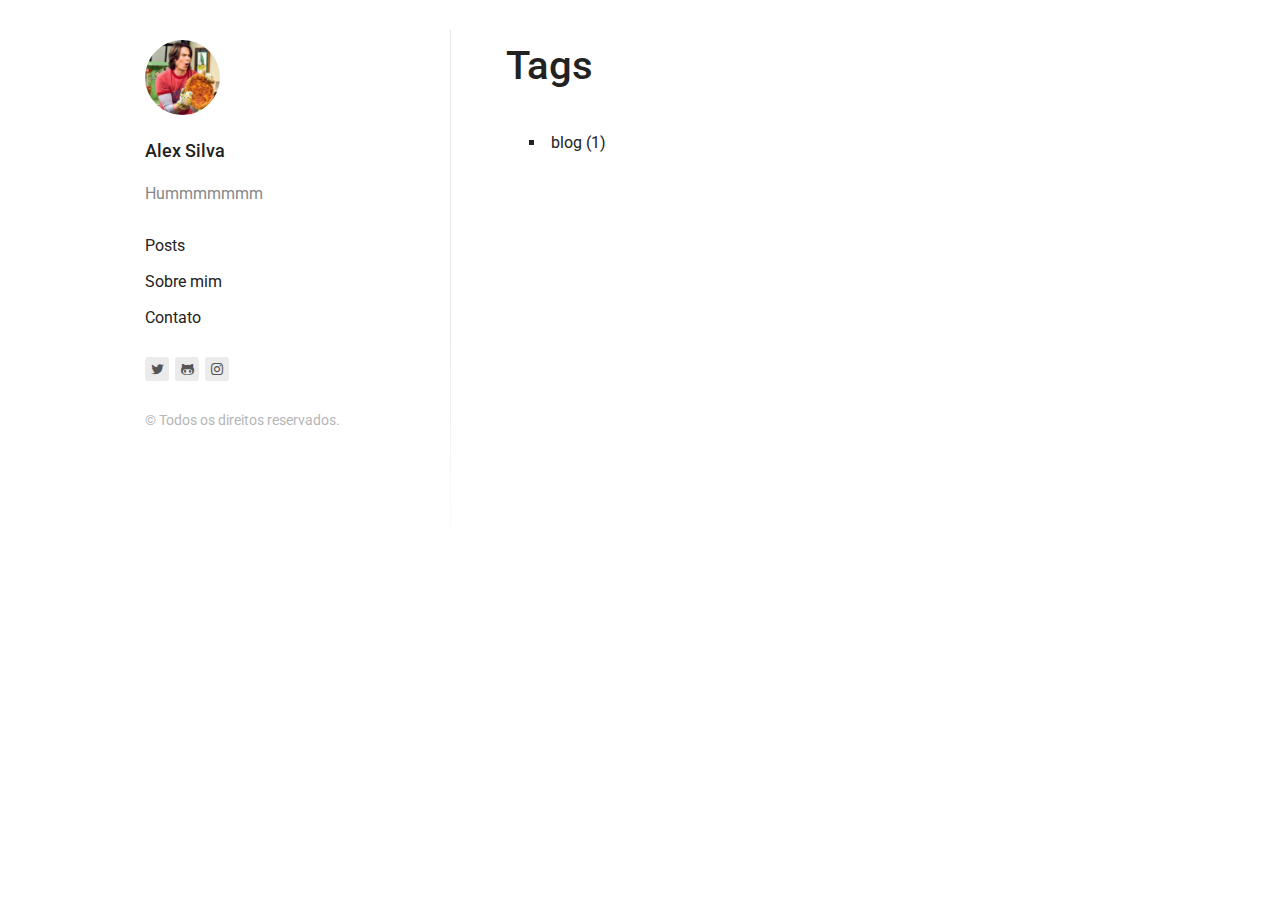
<file: tags/index.html>
<!DOCTYPE html><html><head><meta charSet="utf-8"/><meta http-equiv="x-ua-compatible" content="ie=edge"/><meta name="viewport" content="width=device-width, initial-scale=1, shrink-to-fit=no"/><style data-href="/styles.f16d883202b2c6e212d0.css">.menu{margin-bottom:1.625rem}.menu__list{list-style:none;padding:0;margin:0}.menu__list-item{padding:0;margin:.625rem 0}.menu__list-item-link{font-size:1rem;color:#222;font-weight:400;border:0}.menu__list-item-link:focus,.menu__list-item-link:hover{color:#5d93ff;border-bottom:1px solid #5d93ff}.menu__list-item-link--active{color:#222;border-bottom:1px solid #222}.links{margin-bottom:1.625rem}.links__list{display:flex;list-style:none;padding:0;margin:.625rem -.1875rem}.links__list-item{padding:0;margin:0 .1875rem;height:24px;width:1.5rem;line-height:1.5rem;border-radius:.1875rem;text-align:center;background:#ebebeb}.links__list-item a{border:0}.links__list-item a i{font-size:.875rem;color:#555}.links__list-item a:focus i,.links__list-item a:hover i{color:#222}

/*! normalize.css v5.0.0 | MIT License | github.com/necolas/normalize.css */html{font-family:sans-serif;line-height:1.15;-ms-text-size-adjust:100%;-webkit-text-size-adjust:100%}body{margin:0}article,aside,footer,header,nav,section{display:block}h1{font-size:2em;margin:.67em 0}figcaption,figure,main{display:block}figure{margin:1em 2.5rem}hr{box-sizing:content-box;height:0;overflow:visible}pre{font-family:monospace,monospace;font-size:1em}a{background-color:transparent;-webkit-text-decoration-skip:objects}a:active,a:hover{outline-width:0}abbr[title]{border-bottom:none;text-decoration:underline;-webkit-text-decoration:underline dotted;text-decoration:underline dotted}b,strong{font-weight:inherit;font-weight:bolder}code,kbd,samp{font-family:monospace,monospace;font-size:1em}dfn{font-style:italic}mark{background-color:#ff0;color:#000}small{font-size:80%}sub,sup{font-size:75%;line-height:0;position:relative;vertical-align:baseline}sub{bottom:-.25em}sup{top:-.5em}audio,video{display:inline-block}audio:not([controls]){display:none;height:0}img{border-style:none}svg:not(:root){overflow:hidden}button,input,optgroup,select,textarea{font-family:sans-serif;font-size:100%;line-height:1.15;margin:0}button,input{overflow:visible}button,select{text-transform:none}[type=reset],[type=submit],button,html [type=button]{-webkit-appearance:button}[type=button]::-moz-focus-inner,[type=reset]::-moz-focus-inner,[type=submit]::-moz-focus-inner,button::-moz-focus-inner{border-style:none;padding:0}[type=button]:-moz-focusring,[type=reset]:-moz-focusring,[type=submit]:-moz-focusring,button:-moz-focusring{outline:1px dotted ButtonText}fieldset{border:1px solid silver;margin:0 .125rem;padding:.35em .625em .75em}legend{box-sizing:border-box;color:inherit;display:table;max-width:100%;padding:0;white-space:normal}progress{display:inline-block;vertical-align:baseline}textarea{overflow:auto}[type=checkbox],[type=radio]{box-sizing:border-box;padding:0}[type=number]::-webkit-inner-spin-button,[type=number]::-webkit-outer-spin-button{height:auto}[type=search]{-webkit-appearance:textfield;outline-offset:-2px}[type=search]::-webkit-search-cancel-button,[type=search]::-webkit-search-decoration{-webkit-appearance:none}::-webkit-file-upload-button{-webkit-appearance:button;font:inherit}details,menu{display:block}summary{display:list-item}canvas{display:inline-block}[hidden],template{display:none}html{font-size:100}body{color:#222;line-height:1.625;font-size:1rem;-ms-text-size-adjust:100%;-webkit-text-size-adjust:100%;text-rendering:optimizeLegibility;-webkit-font-smoothing:antialiased;-moz-osx-font-smoothing:grayscale}body,h1,h2,h3,h4,h5,h6{font-family:Roboto,Helvetica Neue,Helvetica,Arial,sans-serif}h1,h2,h3,h4,h5,h6{font-weight:500}h1{font-size:2.5rem;line-height:3.25rem;margin-top:6.5rem;margin-bottom:1.625rem}h2{font-size:1.6875rem;line-height:2.4375rem}h2,h3{margin-top:3.25rem;margin-bottom:.8125rem}h3{font-size:1.375rem;line-height:1.625rem}h4{font-size:1.2rem;margin-top:2.4375rem}h4,h5{line-height:1.625rem;margin-bottom:.8125rem}h5,h6{font-size:1rem;margin-top:4.0625rem}h6{line-height:1.625rem;margin-bottom:.8125rem}img{max-width:100%;margin:inherit auto}hr,img{border:0;display:block}hr{color:#222;height:26px;margin:3.25rem auto;background-size:100% 26px;background-image:linear-gradient(180deg,transparent 1px,transparent 11px,#222 0,#222 15px,transparent 0,transparent 26px);width:6.25rem}a{color:#5d93ff;text-decoration:none}a:active,a:focus,a:hover{color:#f7a046}b,strong{font-weight:500}ul{list-style:square;margin-bottom:1.625rem}ul li{padding:0 .3125rem;margin-bottom:.625rem}p{line-height:1.625rem;margin-bottom:1.625rem}blockquote{padding:0;font-style:italic;text-align:center}figure{display:block;width:100%;height:auto}figcaption{line-height:1.21875rem;margin-top:.40625rem;color:#222;font-size:.875rem;font-style:italic;margin-bottom:0;text-align:center}.layout{max-width:66.875rem;margin-left:auto;margin-right:auto}.layout:after,.layout:before{content:"";display:table}.layout:after{clear:both}.content__inner{padding:1.5625rem 1.25rem}@media screen and (min-width:685px){figure.float-left,figure.float-right{max-width:19.375rem;padding:0 1.625rem}.float-right{float:right}.float-left{float:left}.content{width:calc(58.275% - .78125rem)}.content:nth-child(1n){float:left;margin-right:1.875rem;clear:none}.content:last-child{margin-right:0}.content:nth-child(12n){margin-right:0;float:right}.content:nth-child(12n+1){clear:both}.content__inner{padding:1.875rem 1.25rem}}@media screen and (min-width:960px){.content{width:calc(66.6% - .625rem)}.content:nth-child(1n){float:left;margin-right:1.875rem;clear:none}.content:last-child{margin-right:0}.content:nth-child(3n){margin-right:0;float:right}.content:nth-child(3n+1){clear:both}.content__inner{padding:2.5rem 2.1875rem}}code[class*=language-],pre[class*=language-]{color:#000;background:none;text-shadow:0 1px #fff;font-family:Consolas,Monaco,Andale Mono,Ubuntu Mono,monospace;text-align:left;white-space:pre;word-spacing:normal;word-break:normal;word-wrap:normal;line-height:1.5;-moz-tab-size:4;-o-tab-size:4;tab-size:4;-webkit-hyphens:none;-ms-hyphens:none;hyphens:none}code[class*=language-]::selection,code[class*=language-] ::selection,pre[class*=language-]::selection,pre[class*=language-] ::selection{text-shadow:none;background:#b3d4fc}@media print{code[class*=language-],pre[class*=language-]{text-shadow:none}}pre[class*=language-]{padding:1em;margin:.5em 0;overflow:auto}:not(pre)>code[class*=language-],pre[class*=language-]{background:#f5f2f0}:not(pre)>code[class*=language-]{padding:.1em;border-radius:.3em;white-space:normal}.token.cdata,.token.comment,.token.doctype,.token.prolog{color:#708090}.token.punctuation{color:#999}.namespace{opacity:.7}.token.boolean,.token.constant,.token.deleted,.token.number,.token.property,.token.symbol,.token.tag{color:#905}.token.attr-name,.token.builtin,.token.char,.token.inserted,.token.selector,.token.string{color:#690}.language-css .token.string,.style .token.string,.token.entity,.token.operator,.token.url{color:#a67f59;background:hsla(0,0%,100%,.5)}.token.atrule,.token.attr-value,.token.keyword{color:#07a}.token.function{color:#dd4a68}.token.important,.token.regex,.token.variable{color:#e90}.token.bold,.token.important{font-weight:700}.token.italic{font-style:italic}.token.entity{cursor:help}.tags__list-item-link{color:#222}.tags__list-item-link:focus,.tags__list-item-link:hover{color:#5d93ff;border-bottom:1px solid #5d93ff}.categories__list-item-link{color:#222}.categories__list-item-link:focus,.categories__list-item-link:hover{color:#5d93ff;border-bottom:1px solid #5d93ff}.post-single__inner{max-width:59.0625rem;padding:0 .9375rem;margin:0 auto}.post-single__title{font-size:2rem;max-width:40rem;font-weight:600;text-align:center;line-height:2.68125rem;margin:1.625rem auto 0}.post-single__body figure{margin-bottom:1.625rem}.post-single__body figure blockquote{font-style:italic;text-align:center;margin-top:0;padding:1.625rem 0}.post-single__body figure blockquote p{max-width:40rem;font-size:1.6817rem;margin-top:0;margin-bottom:1.625rem;line-height:2.4375rem}.post-single__body a{text-decoration:underline}.post-single__body .gatsby-highlight{max-width:40rem;margin-left:.9375rem;margin-right:.9375rem;margin-bottom:1.625rem}.post-single__body :not(div){max-width:40rem;margin-left:auto;margin-right:auto}.post-single__footer{max-width:40rem;line-height:1.625rem;margin:1.625rem .9375rem 3.25rem}.post-single__footer-text a{text-decoration:underline}.post-single__date{max-width:40rem;margin-left:auto;margin-right:auto}.post-single__tags{margin-bottom:.8125rem}.post-single__tags-list{list-style:none;margin:0 -.3125rem;padding:0}.post-single__tags-list-item{display:inline-block;margin:.625rem .3125rem}.post-single__tags-list-item-link{background:#ebebeb;text-decoration:none;border:0;border-radius:.1875rem;color:#555;line-height:1.625;padding:.5rem 1rem}.post-single__tags-list-item-link:focus,.post-single__tags-list-item-link:hover{color:#222;background:#dfdfdf;border:0}.post-single__home-button{display:block;margin-left:auto;margin-right:auto;max-width:5.625rem;font-size:1rem;padding:0 1rem;height:35px;line-height:2.1875rem;text-align:center;color:#555;background:#ebebeb;font-weight:400;border-radius:.1875rem;margin-top:1.625rem}.post-single__home-button:focus,.post-single__home-button:hover{color:#222;background:#dfdfdf;border:0}@media screen and (min-width:685px){.post-single__body .gatsby-highlight,.post-single__footer{margin-left:auto;margin-right:auto}}@media screen and (min-width:960px){.post-single__inner{padding:0}.post-single__title{font-size:3rem;line-height:3.65625rem;margin-top:3.65625rem;margin-bottom:2.4375rem}.post-single__body,.post-single__body p{font-size:1.125rem;line-height:1.82813rem;margin-bottom:1.82813rem}.post-single__home-button{position:fixed;max-width:auto;margin:0;top:30px;left:30px}}@font-face{font-family:fontello;src:url(/static/fontello-96eee913c13249ba2289a6c5bd6cce3c.eot);src:url(/static/fontello-96eee913c13249ba2289a6c5bd6cce3c.eot#iefix) format("embedded-opentype"),url([data-uri]) format("woff2"),url([data-uri]) format("woff"),url(/static/fontello-554de365a9b0393da26d44997c28937c.ttf) format("truetype"),url([data-uri]) format("svg");font-weight:400;font-style:normal}[class*=" icon-"]:before,[class^=icon-]:before{font-family:fontello;font-style:normal;font-weight:400;speak:none;display:inline-block;text-decoration:inherit;width:1em;margin-right:.2em;text-align:center;font-variant:normal;text-transform:none;line-height:1em;margin-left:.2em;-webkit-font-smoothing:antialiased;-moz-osx-font-smoothing:grayscale}.icon-mail:before{content:"\E800"}.icon-twitter:before{content:"\F099"}.icon-facebook:before{content:"\F09A"}.icon-rss:before{content:"\F09E"}.icon-linkedin:before{content:"\F0E1"}.icon-github:before{content:"\F113"}.icon-stackoverflow:before{content:"\F16C"}.icon-instagram:before{content:"\F16D"}.icon-tumblr:before{content:"\F173"}.icon-dribbble:before{content:"\F17D"}.icon-skype:before{content:"\F17E"}.icon-vkontakte:before{content:"\F189"}.icon-slack:before{content:"\F198"}.icon-paper-plane:before{content:"\F1D8"}.icon-whatsapp:before{content:"\F232"}.icon-odnoklassniki:before{content:"\F263"}.sidebar{width:100%}.sidebar__inner{position:relative;padding:1.5625rem 1.25rem 0}.sidebar__author-photo{display:inline-block;margin-bottom:0;border-radius:50%;background-clip:padding-box}.sidebar__author-title{font-size:1.125rem;font-weight:500;line-height:1.82813rem;margin:.8125rem 0}.sidebar__author-title-link,.sidebar__author-title-link:focus,.sidebar__author-title-link:hover{color:#222}.sidebar__author-subtitle{color:#888;line-height:1.625rem;margin-bottom:1.625rem}.sidebar__copyright{color:#b6b6b6;font-size:.875rem}@media screen and (min-width:685px){.sidebar{width:calc(41.625% - 1.09375rem)}.sidebar:nth-child(1n){float:left;margin-right:1.875rem;clear:none}.sidebar:last-child{margin-right:0}.sidebar:nth-child(12n){margin-right:0;float:right}.sidebar:nth-child(12n+1){clear:both}.sidebar__inner{padding:1.875rem 1.25rem 0}.sidebar__inner:after{background:#e6e6e6;background:-webkit-gradient(linear,left top,left bottom,from(#e6e6e6),color-stop(48%,#e6e6e6),to(#fff));background:linear-gradient(180deg,#e6e6e6 0,#e6e6e6 48%,#fff);position:absolute;content:"";width:.0625rem;height:540px;top:30px;right:-10px;bottom:0}}@media screen and (min-width:960px){.sidebar{width:calc(33.3% - 1.25rem)}.sidebar:nth-child(1n){float:left;margin-right:1.875rem;clear:none}.sidebar:last-child{margin-right:0}.sidebar:nth-child(3n){margin-right:0;float:right}.sidebar:nth-child(3n+1){clear:both}.sidebar__inner{padding:2.5rem}}.page{margin-bottom:3.25rem}.page__title{font-size:2.5rem;font-weight:500;line-height:3.25rem;margin-top:0;margin-bottom:2.35625rem}.page__body{font-size:1rem;line-height:1.625rem;margin:0 0 1.625rem}.post{margin-bottom:2.03125rem}.post:last-child,.post__title{margin-bottom:.8125rem}.post__title{font-size:1.6875rem;line-height:2.4375rem;margin-top:0}.post__title-link{color:#222}.post__title-link:focus,.post__title-link:hover{color:#222;border-bottom:1px solid #222}.post__description{font-size:1rem;line-height:1.625rem;margin-bottom:1.21875rem}.post__meta-time{font-size:.875rem;color:#222;font-weight:500;text-transform:uppercase}.post__meta-divider{margin:0 .3125rem}.post__meta-category-link{font-size:.875rem;color:#f7a046;font-weight:500;text-transform:uppercase}.post__meta-category-link:focus,.post__meta-category-link:hover{color:#5d93ff}.post__readmore{font-size:1rem;color:#5d93ff}.post__readmore:focus,.post__readmore:hover{color:#5d93ff;border-bottom:1px solid #5d93ff}</style><meta name="generator" content="Gatsby 2.17.11"/><link rel="alternate" type="application/rss+xml" href="/rss.xml"/><link rel="preconnect dns-prefetch" href="https://www.google-analytics.com"/><link href="https://fonts.googleapis.com/css?family=Roboto:400,400i,500,700" rel="stylesheet"/><link rel="sitemap" type="application/xml" href="/sitemap.xml"/><title data-react-helmet="true">All Tags - Blog by Alex Silva</title><link as="script" rel="preload" href="/styles-607198f68a017a3b48a8.js"/><link as="script" rel="preload" href="/component---src-pages-tags-jsx-56eda194330b3da201e8.js"/><link as="script" rel="preload" href="/commons-39408dceca00c3a66247.js"/><link as="script" rel="preload" href="/app-03d6ec548ea99d9ab99c.js"/><link as="script" rel="preload" href="/webpack-runtime-e68ce94a86b0a92ea706.js"/><link as="fetch" rel="preload" href="/page-data\tags\page-data.json" crossorigin="anonymous"/></head><body><noscript id="gatsby-noscript">This app works best with JavaScript enabled.</noscript><div id="___gatsby"><div style="outline:none" tabindex="-1" role="group" id="gatsby-focus-wrapper"><div class="layout"><div><div class="sidebar"><div class="sidebar__inner"><div class="sidebar__author"><div><a href="/"><img src="/static/photo-d1070632f269a1b0ddb71b759539571b.jpg" class="sidebar__author-photo" width="75" height="75" alt="Alex Silva"/></a><h2 class="sidebar__author-title"><a class="sidebar__author-title-link" href="/">Alex Silva</a></h2><p class="sidebar__author-subtitle">Hummmmmmm</p></div></div><div><nav class="menu"><ul class="menu__list"><li class="menu__list-item"><a class="menu__list-item-link" href="/">Posts</a></li><li class="menu__list-item"><a class="menu__list-item-link" href="/about/">Sobre mim</a></li><li class="menu__list-item"><a class="menu__list-item-link" href="/contact/">Contato</a></li></ul></nav><div class="links"><ul class="links__list"><li class="links__list-item"><a href="https://www.twitter.com/alex3aguiar" target="_blank" rel="noopener noreferrer"><i class="icon-twitter"></i></a></li><li class="links__list-item"><a href="https://www.github.com/alex3aguiar" target="_blank" rel="noopener noreferrer"><i class="icon-github"></i></a></li><li class="links__list-item"><a href="https://www.instagram.com/alex3aguiar" target="_blank" rel="noopener noreferrer"><i class="icon-instagram"></i></a></li></ul></div><p class="sidebar__copyright">© Todos os direitos reservados.</p></div></div></div><div class="content"><div class="content__inner"><div class="page"><h1 class="page__title">Tags</h1><div class="page__body"><div class="tags"><ul class="tags__list"><li class="tags__list-item"><a class="tags__list-item-link" href="/tags/blog/">blog<!-- --> (<!-- -->1<!-- -->)</a></li></ul></div></div></div></div></div></div></div></div></div><script>
  
  
  if(true) {
    (function(i,s,o,g,r,a,m){i['GoogleAnalyticsObject']=r;i[r]=i[r]||function(){
    (i[r].q=i[r].q||[]).push(arguments)},i[r].l=1*new Date();a=s.createElement(o),
    m=s.getElementsByTagName(o)[0];a.async=1;a.src=g;m.parentNode.insertBefore(a,m)
    })(window,document,'script','https://www.google-analytics.com/analytics.js','ga');
  }
  if (typeof ga === "function") {
    ga('create', 'UA-73379983-2', 'auto', {});
      
      
      
      
      
      }</script><script id="gatsby-script-loader">/*<![CDATA[*/window.pagePath="/tags/";/*]]>*/</script><script id="gatsby-chunk-mapping">/*<![CDATA[*/window.___chunkMapping={"app":["/app-03d6ec548ea99d9ab99c.js"],"component---node-modules-gatsby-plugin-offline-app-shell-js":["/component---node-modules-gatsby-plugin-offline-app-shell-js-568c113b24a9e8ed8db8.js"],"component---src-templates-page-template-jsx":["/component---src-templates-page-template-jsx-1d4a1ff06ebe7a52d4d1.js"],"component---src-templates-post-template-jsx":["/component---src-templates-post-template-jsx-d57f44837a5239207a4c.js"],"component---src-templates-tag-template-jsx":["/component---src-templates-tag-template-jsx-21337f74c003605fbe12.js"],"component---src-templates-category-template-jsx":["/component---src-templates-category-template-jsx-be4264ecf245931e5cdc.js"],"component---src-pages-404-jsx":["/component---src-pages-404-jsx-ba274973dce0ea1e4eff.js"],"component---src-pages-categories-jsx":["/component---src-pages-categories-jsx-afd94a76de63c54a18a5.js"],"component---src-pages-index-jsx":["/component---src-pages-index-jsx-c81bc2ce136d57516db3.js"],"component---src-pages-tags-jsx":["/component---src-pages-tags-jsx-56eda194330b3da201e8.js"]};/*]]>*/</script><script src="/webpack-runtime-e68ce94a86b0a92ea706.js" async=""></script><script src="/app-03d6ec548ea99d9ab99c.js" async=""></script><script src="/commons-39408dceca00c3a66247.js" async=""></script><script src="/component---src-pages-tags-jsx-56eda194330b3da201e8.js" async=""></script><script src="/styles-607198f68a017a3b48a8.js" async=""></script></body></html>
</file>
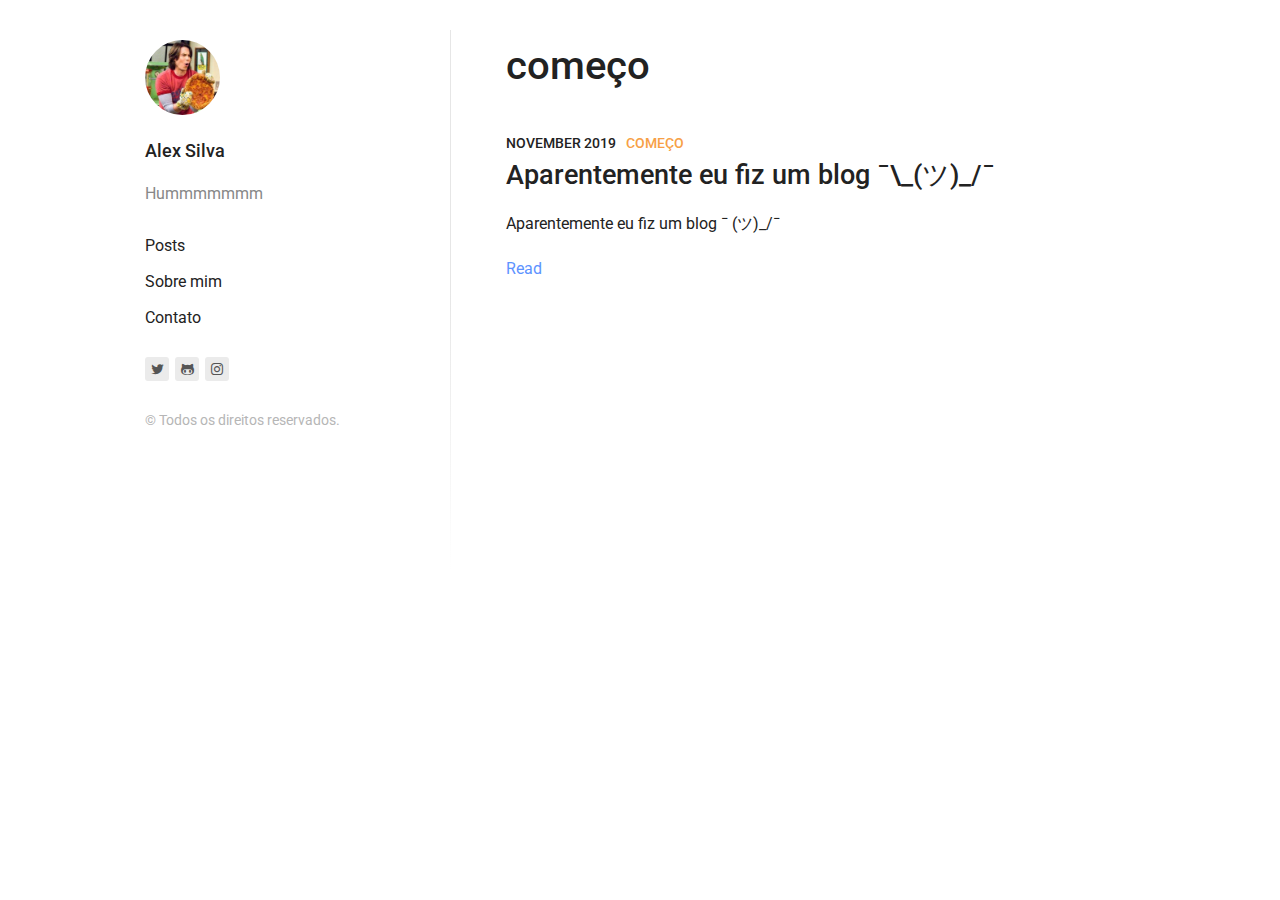
<file: categories/comeco/index.html>
<!DOCTYPE html><html><head><meta charSet="utf-8"/><meta http-equiv="x-ua-compatible" content="ie=edge"/><meta name="viewport" content="width=device-width, initial-scale=1, shrink-to-fit=no"/><style data-href="/styles.f16d883202b2c6e212d0.css">.menu{margin-bottom:1.625rem}.menu__list{list-style:none;padding:0;margin:0}.menu__list-item{padding:0;margin:.625rem 0}.menu__list-item-link{font-size:1rem;color:#222;font-weight:400;border:0}.menu__list-item-link:focus,.menu__list-item-link:hover{color:#5d93ff;border-bottom:1px solid #5d93ff}.menu__list-item-link--active{color:#222;border-bottom:1px solid #222}.links{margin-bottom:1.625rem}.links__list{display:flex;list-style:none;padding:0;margin:.625rem -.1875rem}.links__list-item{padding:0;margin:0 .1875rem;height:24px;width:1.5rem;line-height:1.5rem;border-radius:.1875rem;text-align:center;background:#ebebeb}.links__list-item a{border:0}.links__list-item a i{font-size:.875rem;color:#555}.links__list-item a:focus i,.links__list-item a:hover i{color:#222}

/*! normalize.css v5.0.0 | MIT License | github.com/necolas/normalize.css */html{font-family:sans-serif;line-height:1.15;-ms-text-size-adjust:100%;-webkit-text-size-adjust:100%}body{margin:0}article,aside,footer,header,nav,section{display:block}h1{font-size:2em;margin:.67em 0}figcaption,figure,main{display:block}figure{margin:1em 2.5rem}hr{box-sizing:content-box;height:0;overflow:visible}pre{font-family:monospace,monospace;font-size:1em}a{background-color:transparent;-webkit-text-decoration-skip:objects}a:active,a:hover{outline-width:0}abbr[title]{border-bottom:none;text-decoration:underline;-webkit-text-decoration:underline dotted;text-decoration:underline dotted}b,strong{font-weight:inherit;font-weight:bolder}code,kbd,samp{font-family:monospace,monospace;font-size:1em}dfn{font-style:italic}mark{background-color:#ff0;color:#000}small{font-size:80%}sub,sup{font-size:75%;line-height:0;position:relative;vertical-align:baseline}sub{bottom:-.25em}sup{top:-.5em}audio,video{display:inline-block}audio:not([controls]){display:none;height:0}img{border-style:none}svg:not(:root){overflow:hidden}button,input,optgroup,select,textarea{font-family:sans-serif;font-size:100%;line-height:1.15;margin:0}button,input{overflow:visible}button,select{text-transform:none}[type=reset],[type=submit],button,html [type=button]{-webkit-appearance:button}[type=button]::-moz-focus-inner,[type=reset]::-moz-focus-inner,[type=submit]::-moz-focus-inner,button::-moz-focus-inner{border-style:none;padding:0}[type=button]:-moz-focusring,[type=reset]:-moz-focusring,[type=submit]:-moz-focusring,button:-moz-focusring{outline:1px dotted ButtonText}fieldset{border:1px solid silver;margin:0 .125rem;padding:.35em .625em .75em}legend{box-sizing:border-box;color:inherit;display:table;max-width:100%;padding:0;white-space:normal}progress{display:inline-block;vertical-align:baseline}textarea{overflow:auto}[type=checkbox],[type=radio]{box-sizing:border-box;padding:0}[type=number]::-webkit-inner-spin-button,[type=number]::-webkit-outer-spin-button{height:auto}[type=search]{-webkit-appearance:textfield;outline-offset:-2px}[type=search]::-webkit-search-cancel-button,[type=search]::-webkit-search-decoration{-webkit-appearance:none}::-webkit-file-upload-button{-webkit-appearance:button;font:inherit}details,menu{display:block}summary{display:list-item}canvas{display:inline-block}[hidden],template{display:none}html{font-size:100}body{color:#222;line-height:1.625;font-size:1rem;-ms-text-size-adjust:100%;-webkit-text-size-adjust:100%;text-rendering:optimizeLegibility;-webkit-font-smoothing:antialiased;-moz-osx-font-smoothing:grayscale}body,h1,h2,h3,h4,h5,h6{font-family:Roboto,Helvetica Neue,Helvetica,Arial,sans-serif}h1,h2,h3,h4,h5,h6{font-weight:500}h1{font-size:2.5rem;line-height:3.25rem;margin-top:6.5rem;margin-bottom:1.625rem}h2{font-size:1.6875rem;line-height:2.4375rem}h2,h3{margin-top:3.25rem;margin-bottom:.8125rem}h3{font-size:1.375rem;line-height:1.625rem}h4{font-size:1.2rem;margin-top:2.4375rem}h4,h5{line-height:1.625rem;margin-bottom:.8125rem}h5,h6{font-size:1rem;margin-top:4.0625rem}h6{line-height:1.625rem;margin-bottom:.8125rem}img{max-width:100%;margin:inherit auto}hr,img{border:0;display:block}hr{color:#222;height:26px;margin:3.25rem auto;background-size:100% 26px;background-image:linear-gradient(180deg,transparent 1px,transparent 11px,#222 0,#222 15px,transparent 0,transparent 26px);width:6.25rem}a{color:#5d93ff;text-decoration:none}a:active,a:focus,a:hover{color:#f7a046}b,strong{font-weight:500}ul{list-style:square;margin-bottom:1.625rem}ul li{padding:0 .3125rem;margin-bottom:.625rem}p{line-height:1.625rem;margin-bottom:1.625rem}blockquote{padding:0;font-style:italic;text-align:center}figure{display:block;width:100%;height:auto}figcaption{line-height:1.21875rem;margin-top:.40625rem;color:#222;font-size:.875rem;font-style:italic;margin-bottom:0;text-align:center}.layout{max-width:66.875rem;margin-left:auto;margin-right:auto}.layout:after,.layout:before{content:"";display:table}.layout:after{clear:both}.content__inner{padding:1.5625rem 1.25rem}@media screen and (min-width:685px){figure.float-left,figure.float-right{max-width:19.375rem;padding:0 1.625rem}.float-right{float:right}.float-left{float:left}.content{width:calc(58.275% - .78125rem)}.content:nth-child(1n){float:left;margin-right:1.875rem;clear:none}.content:last-child{margin-right:0}.content:nth-child(12n){margin-right:0;float:right}.content:nth-child(12n+1){clear:both}.content__inner{padding:1.875rem 1.25rem}}@media screen and (min-width:960px){.content{width:calc(66.6% - .625rem)}.content:nth-child(1n){float:left;margin-right:1.875rem;clear:none}.content:last-child{margin-right:0}.content:nth-child(3n){margin-right:0;float:right}.content:nth-child(3n+1){clear:both}.content__inner{padding:2.5rem 2.1875rem}}code[class*=language-],pre[class*=language-]{color:#000;background:none;text-shadow:0 1px #fff;font-family:Consolas,Monaco,Andale Mono,Ubuntu Mono,monospace;text-align:left;white-space:pre;word-spacing:normal;word-break:normal;word-wrap:normal;line-height:1.5;-moz-tab-size:4;-o-tab-size:4;tab-size:4;-webkit-hyphens:none;-ms-hyphens:none;hyphens:none}code[class*=language-]::selection,code[class*=language-] ::selection,pre[class*=language-]::selection,pre[class*=language-] ::selection{text-shadow:none;background:#b3d4fc}@media print{code[class*=language-],pre[class*=language-]{text-shadow:none}}pre[class*=language-]{padding:1em;margin:.5em 0;overflow:auto}:not(pre)>code[class*=language-],pre[class*=language-]{background:#f5f2f0}:not(pre)>code[class*=language-]{padding:.1em;border-radius:.3em;white-space:normal}.token.cdata,.token.comment,.token.doctype,.token.prolog{color:#708090}.token.punctuation{color:#999}.namespace{opacity:.7}.token.boolean,.token.constant,.token.deleted,.token.number,.token.property,.token.symbol,.token.tag{color:#905}.token.attr-name,.token.builtin,.token.char,.token.inserted,.token.selector,.token.string{color:#690}.language-css .token.string,.style .token.string,.token.entity,.token.operator,.token.url{color:#a67f59;background:hsla(0,0%,100%,.5)}.token.atrule,.token.attr-value,.token.keyword{color:#07a}.token.function{color:#dd4a68}.token.important,.token.regex,.token.variable{color:#e90}.token.bold,.token.important{font-weight:700}.token.italic{font-style:italic}.token.entity{cursor:help}.tags__list-item-link{color:#222}.tags__list-item-link:focus,.tags__list-item-link:hover{color:#5d93ff;border-bottom:1px solid #5d93ff}.categories__list-item-link{color:#222}.categories__list-item-link:focus,.categories__list-item-link:hover{color:#5d93ff;border-bottom:1px solid #5d93ff}.post-single__inner{max-width:59.0625rem;padding:0 .9375rem;margin:0 auto}.post-single__title{font-size:2rem;max-width:40rem;font-weight:600;text-align:center;line-height:2.68125rem;margin:1.625rem auto 0}.post-single__body figure{margin-bottom:1.625rem}.post-single__body figure blockquote{font-style:italic;text-align:center;margin-top:0;padding:1.625rem 0}.post-single__body figure blockquote p{max-width:40rem;font-size:1.6817rem;margin-top:0;margin-bottom:1.625rem;line-height:2.4375rem}.post-single__body a{text-decoration:underline}.post-single__body .gatsby-highlight{max-width:40rem;margin-left:.9375rem;margin-right:.9375rem;margin-bottom:1.625rem}.post-single__body :not(div){max-width:40rem;margin-left:auto;margin-right:auto}.post-single__footer{max-width:40rem;line-height:1.625rem;margin:1.625rem .9375rem 3.25rem}.post-single__footer-text a{text-decoration:underline}.post-single__date{max-width:40rem;margin-left:auto;margin-right:auto}.post-single__tags{margin-bottom:.8125rem}.post-single__tags-list{list-style:none;margin:0 -.3125rem;padding:0}.post-single__tags-list-item{display:inline-block;margin:.625rem .3125rem}.post-single__tags-list-item-link{background:#ebebeb;text-decoration:none;border:0;border-radius:.1875rem;color:#555;line-height:1.625;padding:.5rem 1rem}.post-single__tags-list-item-link:focus,.post-single__tags-list-item-link:hover{color:#222;background:#dfdfdf;border:0}.post-single__home-button{display:block;margin-left:auto;margin-right:auto;max-width:5.625rem;font-size:1rem;padding:0 1rem;height:35px;line-height:2.1875rem;text-align:center;color:#555;background:#ebebeb;font-weight:400;border-radius:.1875rem;margin-top:1.625rem}.post-single__home-button:focus,.post-single__home-button:hover{color:#222;background:#dfdfdf;border:0}@media screen and (min-width:685px){.post-single__body .gatsby-highlight,.post-single__footer{margin-left:auto;margin-right:auto}}@media screen and (min-width:960px){.post-single__inner{padding:0}.post-single__title{font-size:3rem;line-height:3.65625rem;margin-top:3.65625rem;margin-bottom:2.4375rem}.post-single__body,.post-single__body p{font-size:1.125rem;line-height:1.82813rem;margin-bottom:1.82813rem}.post-single__home-button{position:fixed;max-width:auto;margin:0;top:30px;left:30px}}@font-face{font-family:fontello;src:url(/static/fontello-96eee913c13249ba2289a6c5bd6cce3c.eot);src:url(/static/fontello-96eee913c13249ba2289a6c5bd6cce3c.eot#iefix) format("embedded-opentype"),url([data-uri]) format("woff2"),url([data-uri]) format("woff"),url(/static/fontello-554de365a9b0393da26d44997c28937c.ttf) format("truetype"),url([data-uri]) format("svg");font-weight:400;font-style:normal}[class*=" icon-"]:before,[class^=icon-]:before{font-family:fontello;font-style:normal;font-weight:400;speak:none;display:inline-block;text-decoration:inherit;width:1em;margin-right:.2em;text-align:center;font-variant:normal;text-transform:none;line-height:1em;margin-left:.2em;-webkit-font-smoothing:antialiased;-moz-osx-font-smoothing:grayscale}.icon-mail:before{content:"\E800"}.icon-twitter:before{content:"\F099"}.icon-facebook:before{content:"\F09A"}.icon-rss:before{content:"\F09E"}.icon-linkedin:before{content:"\F0E1"}.icon-github:before{content:"\F113"}.icon-stackoverflow:before{content:"\F16C"}.icon-instagram:before{content:"\F16D"}.icon-tumblr:before{content:"\F173"}.icon-dribbble:before{content:"\F17D"}.icon-skype:before{content:"\F17E"}.icon-vkontakte:before{content:"\F189"}.icon-slack:before{content:"\F198"}.icon-paper-plane:before{content:"\F1D8"}.icon-whatsapp:before{content:"\F232"}.icon-odnoklassniki:before{content:"\F263"}.sidebar{width:100%}.sidebar__inner{position:relative;padding:1.5625rem 1.25rem 0}.sidebar__author-photo{display:inline-block;margin-bottom:0;border-radius:50%;background-clip:padding-box}.sidebar__author-title{font-size:1.125rem;font-weight:500;line-height:1.82813rem;margin:.8125rem 0}.sidebar__author-title-link,.sidebar__author-title-link:focus,.sidebar__author-title-link:hover{color:#222}.sidebar__author-subtitle{color:#888;line-height:1.625rem;margin-bottom:1.625rem}.sidebar__copyright{color:#b6b6b6;font-size:.875rem}@media screen and (min-width:685px){.sidebar{width:calc(41.625% - 1.09375rem)}.sidebar:nth-child(1n){float:left;margin-right:1.875rem;clear:none}.sidebar:last-child{margin-right:0}.sidebar:nth-child(12n){margin-right:0;float:right}.sidebar:nth-child(12n+1){clear:both}.sidebar__inner{padding:1.875rem 1.25rem 0}.sidebar__inner:after{background:#e6e6e6;background:-webkit-gradient(linear,left top,left bottom,from(#e6e6e6),color-stop(48%,#e6e6e6),to(#fff));background:linear-gradient(180deg,#e6e6e6 0,#e6e6e6 48%,#fff);position:absolute;content:"";width:.0625rem;height:540px;top:30px;right:-10px;bottom:0}}@media screen and (min-width:960px){.sidebar{width:calc(33.3% - 1.25rem)}.sidebar:nth-child(1n){float:left;margin-right:1.875rem;clear:none}.sidebar:last-child{margin-right:0}.sidebar:nth-child(3n){margin-right:0;float:right}.sidebar:nth-child(3n+1){clear:both}.sidebar__inner{padding:2.5rem}}.page{margin-bottom:3.25rem}.page__title{font-size:2.5rem;font-weight:500;line-height:3.25rem;margin-top:0;margin-bottom:2.35625rem}.page__body{font-size:1rem;line-height:1.625rem;margin:0 0 1.625rem}.post{margin-bottom:2.03125rem}.post:last-child,.post__title{margin-bottom:.8125rem}.post__title{font-size:1.6875rem;line-height:2.4375rem;margin-top:0}.post__title-link{color:#222}.post__title-link:focus,.post__title-link:hover{color:#222;border-bottom:1px solid #222}.post__description{font-size:1rem;line-height:1.625rem;margin-bottom:1.21875rem}.post__meta-time{font-size:.875rem;color:#222;font-weight:500;text-transform:uppercase}.post__meta-divider{margin:0 .3125rem}.post__meta-category-link{font-size:.875rem;color:#f7a046;font-weight:500;text-transform:uppercase}.post__meta-category-link:focus,.post__meta-category-link:hover{color:#5d93ff}.post__readmore{font-size:1rem;color:#5d93ff}.post__readmore:focus,.post__readmore:hover{color:#5d93ff;border-bottom:1px solid #5d93ff}</style><meta name="generator" content="Gatsby 2.17.11"/><link rel="alternate" type="application/rss+xml" href="/rss.xml"/><link rel="preconnect dns-prefetch" href="https://www.google-analytics.com"/><link href="https://fonts.googleapis.com/css?family=Roboto:400,400i,500,700" rel="stylesheet"/><link rel="sitemap" type="application/xml" href="/sitemap.xml"/><title data-react-helmet="true">começo - Blog by Alex Silva</title><link as="script" rel="preload" href="/styles-607198f68a017a3b48a8.js"/><link as="script" rel="preload" href="/component---src-templates-category-template-jsx-be4264ecf245931e5cdc.js"/><link as="script" rel="preload" href="/commons-39408dceca00c3a66247.js"/><link as="script" rel="preload" href="/app-03d6ec548ea99d9ab99c.js"/><link as="script" rel="preload" href="/webpack-runtime-e68ce94a86b0a92ea706.js"/><link as="fetch" rel="preload" href="/page-data\categories\comeco\page-data.json" crossorigin="anonymous"/></head><body><noscript id="gatsby-noscript">This app works best with JavaScript enabled.</noscript><div id="___gatsby"><div style="outline:none" tabindex="-1" role="group" id="gatsby-focus-wrapper"><div class="layout"><div><div class="sidebar"><div class="sidebar__inner"><div class="sidebar__author"><div><a href="/"><img src="/static/photo-d1070632f269a1b0ddb71b759539571b.jpg" class="sidebar__author-photo" width="75" height="75" alt="Alex Silva"/></a><h2 class="sidebar__author-title"><a class="sidebar__author-title-link" href="/">Alex Silva</a></h2><p class="sidebar__author-subtitle">Hummmmmmm</p></div></div><div><nav class="menu"><ul class="menu__list"><li class="menu__list-item"><a class="menu__list-item-link" href="/">Posts</a></li><li class="menu__list-item"><a class="menu__list-item-link" href="/about/">Sobre mim</a></li><li class="menu__list-item"><a class="menu__list-item-link" href="/contact/">Contato</a></li></ul></nav><div class="links"><ul class="links__list"><li class="links__list-item"><a href="https://www.twitter.com/alex3aguiar" target="_blank" rel="noopener noreferrer"><i class="icon-twitter"></i></a></li><li class="links__list-item"><a href="https://www.github.com/alex3aguiar" target="_blank" rel="noopener noreferrer"><i class="icon-github"></i></a></li><li class="links__list-item"><a href="https://www.instagram.com/alex3aguiar" target="_blank" rel="noopener noreferrer"><i class="icon-instagram"></i></a></li></ul></div><p class="sidebar__copyright">© Todos os direitos reservados.</p></div></div></div><div class="content"><div class="content__inner"><div class="page"><h1 class="page__title">começo</h1><div class="page__body"><div class="post"><div class="post__meta"><time class="post__meta-time" dateTime="November 11, 2019">November 2019</time><span class="post__meta-divider"></span><span class="post__meta-category"><a aria-current="page" class="post__meta-category-link" href="/categories/comeco/">começo</a></span></div><h2 class="post__title"><a class="post__title-link" href="/posts/aparentemente-eu-fiz-um-blog/">Aparentemente eu fiz um blog     ¯\_(ツ)_/¯</a></h2><p class="post__description">Aparentemente eu fiz um blog     ¯ (ツ)_/¯</p><a class="post__readmore" href="/posts/aparentemente-eu-fiz-um-blog/">Read</a></div></div></div></div></div></div></div></div></div><script>
  
  
  if(true) {
    (function(i,s,o,g,r,a,m){i['GoogleAnalyticsObject']=r;i[r]=i[r]||function(){
    (i[r].q=i[r].q||[]).push(arguments)},i[r].l=1*new Date();a=s.createElement(o),
    m=s.getElementsByTagName(o)[0];a.async=1;a.src=g;m.parentNode.insertBefore(a,m)
    })(window,document,'script','https://www.google-analytics.com/analytics.js','ga');
  }
  if (typeof ga === "function") {
    ga('create', 'UA-73379983-2', 'auto', {});
      
      
      
      
      
      }</script><script id="gatsby-script-loader">/*<![CDATA[*/window.pagePath="/categories/comeco/";/*]]>*/</script><script id="gatsby-chunk-mapping">/*<![CDATA[*/window.___chunkMapping={"app":["/app-03d6ec548ea99d9ab99c.js"],"component---node-modules-gatsby-plugin-offline-app-shell-js":["/component---node-modules-gatsby-plugin-offline-app-shell-js-568c113b24a9e8ed8db8.js"],"component---src-templates-page-template-jsx":["/component---src-templates-page-template-jsx-1d4a1ff06ebe7a52d4d1.js"],"component---src-templates-post-template-jsx":["/component---src-templates-post-template-jsx-d57f44837a5239207a4c.js"],"component---src-templates-tag-template-jsx":["/component---src-templates-tag-template-jsx-21337f74c003605fbe12.js"],"component---src-templates-category-template-jsx":["/component---src-templates-category-template-jsx-be4264ecf245931e5cdc.js"],"component---src-pages-404-jsx":["/component---src-pages-404-jsx-ba274973dce0ea1e4eff.js"],"component---src-pages-categories-jsx":["/component---src-pages-categories-jsx-afd94a76de63c54a18a5.js"],"component---src-pages-index-jsx":["/component---src-pages-index-jsx-c81bc2ce136d57516db3.js"],"component---src-pages-tags-jsx":["/component---src-pages-tags-jsx-56eda194330b3da201e8.js"]};/*]]>*/</script><script src="/webpack-runtime-e68ce94a86b0a92ea706.js" async=""></script><script src="/app-03d6ec548ea99d9ab99c.js" async=""></script><script src="/commons-39408dceca00c3a66247.js" async=""></script><script src="/component---src-templates-category-template-jsx-be4264ecf245931e5cdc.js" async=""></script><script src="/styles-607198f68a017a3b48a8.js" async=""></script></body></html>
</file>
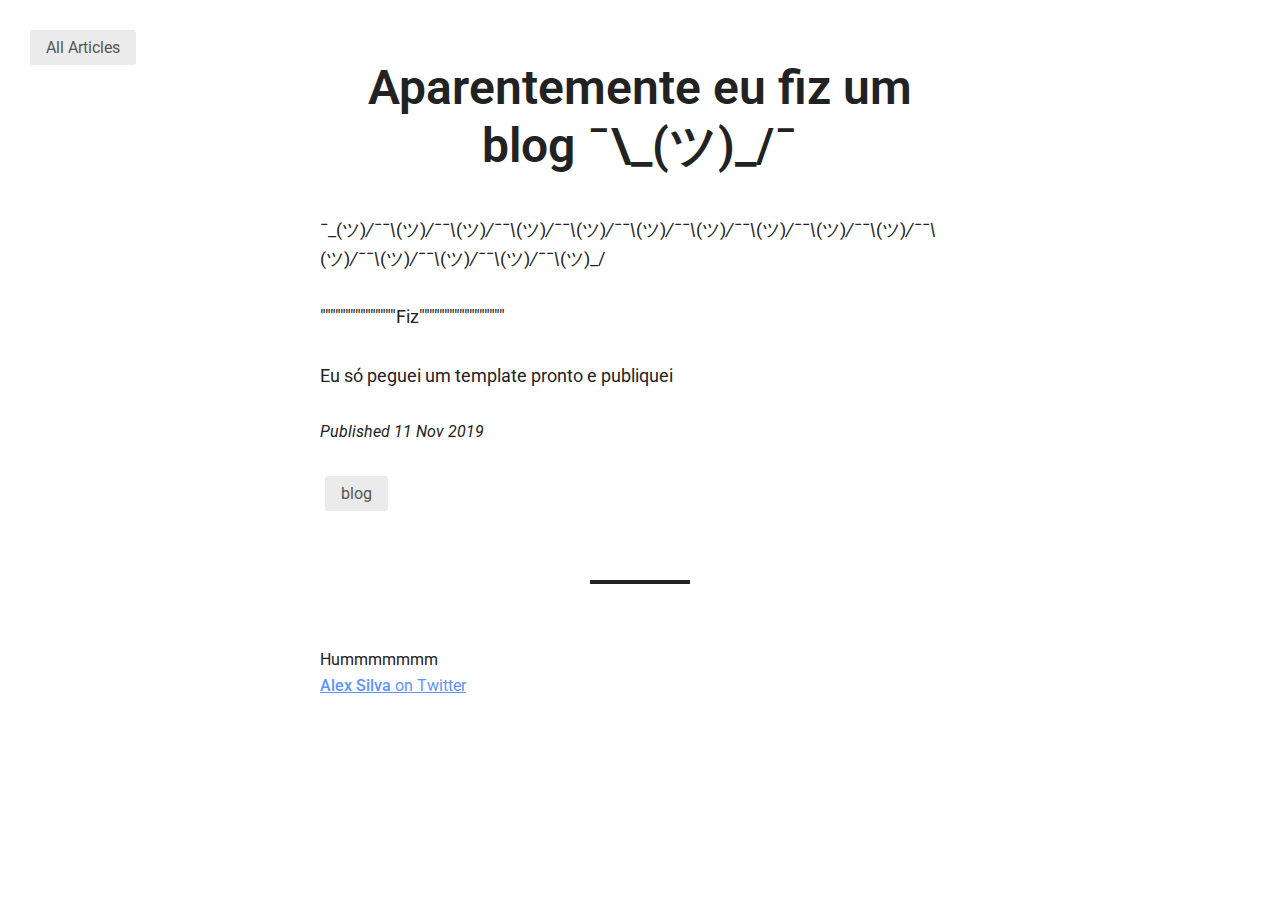
<file: posts/aparentemente-eu-fiz-um-blog/index.html>
<!DOCTYPE html><html><head><meta charSet="utf-8"/><meta http-equiv="x-ua-compatible" content="ie=edge"/><meta name="viewport" content="width=device-width, initial-scale=1, shrink-to-fit=no"/><style data-href="/styles.f16d883202b2c6e212d0.css">.menu{margin-bottom:1.625rem}.menu__list{list-style:none;padding:0;margin:0}.menu__list-item{padding:0;margin:.625rem 0}.menu__list-item-link{font-size:1rem;color:#222;font-weight:400;border:0}.menu__list-item-link:focus,.menu__list-item-link:hover{color:#5d93ff;border-bottom:1px solid #5d93ff}.menu__list-item-link--active{color:#222;border-bottom:1px solid #222}.links{margin-bottom:1.625rem}.links__list{display:flex;list-style:none;padding:0;margin:.625rem -.1875rem}.links__list-item{padding:0;margin:0 .1875rem;height:24px;width:1.5rem;line-height:1.5rem;border-radius:.1875rem;text-align:center;background:#ebebeb}.links__list-item a{border:0}.links__list-item a i{font-size:.875rem;color:#555}.links__list-item a:focus i,.links__list-item a:hover i{color:#222}

/*! normalize.css v5.0.0 | MIT License | github.com/necolas/normalize.css */html{font-family:sans-serif;line-height:1.15;-ms-text-size-adjust:100%;-webkit-text-size-adjust:100%}body{margin:0}article,aside,footer,header,nav,section{display:block}h1{font-size:2em;margin:.67em 0}figcaption,figure,main{display:block}figure{margin:1em 2.5rem}hr{box-sizing:content-box;height:0;overflow:visible}pre{font-family:monospace,monospace;font-size:1em}a{background-color:transparent;-webkit-text-decoration-skip:objects}a:active,a:hover{outline-width:0}abbr[title]{border-bottom:none;text-decoration:underline;-webkit-text-decoration:underline dotted;text-decoration:underline dotted}b,strong{font-weight:inherit;font-weight:bolder}code,kbd,samp{font-family:monospace,monospace;font-size:1em}dfn{font-style:italic}mark{background-color:#ff0;color:#000}small{font-size:80%}sub,sup{font-size:75%;line-height:0;position:relative;vertical-align:baseline}sub{bottom:-.25em}sup{top:-.5em}audio,video{display:inline-block}audio:not([controls]){display:none;height:0}img{border-style:none}svg:not(:root){overflow:hidden}button,input,optgroup,select,textarea{font-family:sans-serif;font-size:100%;line-height:1.15;margin:0}button,input{overflow:visible}button,select{text-transform:none}[type=reset],[type=submit],button,html [type=button]{-webkit-appearance:button}[type=button]::-moz-focus-inner,[type=reset]::-moz-focus-inner,[type=submit]::-moz-focus-inner,button::-moz-focus-inner{border-style:none;padding:0}[type=button]:-moz-focusring,[type=reset]:-moz-focusring,[type=submit]:-moz-focusring,button:-moz-focusring{outline:1px dotted ButtonText}fieldset{border:1px solid silver;margin:0 .125rem;padding:.35em .625em .75em}legend{box-sizing:border-box;color:inherit;display:table;max-width:100%;padding:0;white-space:normal}progress{display:inline-block;vertical-align:baseline}textarea{overflow:auto}[type=checkbox],[type=radio]{box-sizing:border-box;padding:0}[type=number]::-webkit-inner-spin-button,[type=number]::-webkit-outer-spin-button{height:auto}[type=search]{-webkit-appearance:textfield;outline-offset:-2px}[type=search]::-webkit-search-cancel-button,[type=search]::-webkit-search-decoration{-webkit-appearance:none}::-webkit-file-upload-button{-webkit-appearance:button;font:inherit}details,menu{display:block}summary{display:list-item}canvas{display:inline-block}[hidden],template{display:none}html{font-size:100}body{color:#222;line-height:1.625;font-size:1rem;-ms-text-size-adjust:100%;-webkit-text-size-adjust:100%;text-rendering:optimizeLegibility;-webkit-font-smoothing:antialiased;-moz-osx-font-smoothing:grayscale}body,h1,h2,h3,h4,h5,h6{font-family:Roboto,Helvetica Neue,Helvetica,Arial,sans-serif}h1,h2,h3,h4,h5,h6{font-weight:500}h1{font-size:2.5rem;line-height:3.25rem;margin-top:6.5rem;margin-bottom:1.625rem}h2{font-size:1.6875rem;line-height:2.4375rem}h2,h3{margin-top:3.25rem;margin-bottom:.8125rem}h3{font-size:1.375rem;line-height:1.625rem}h4{font-size:1.2rem;margin-top:2.4375rem}h4,h5{line-height:1.625rem;margin-bottom:.8125rem}h5,h6{font-size:1rem;margin-top:4.0625rem}h6{line-height:1.625rem;margin-bottom:.8125rem}img{max-width:100%;margin:inherit auto}hr,img{border:0;display:block}hr{color:#222;height:26px;margin:3.25rem auto;background-size:100% 26px;background-image:linear-gradient(180deg,transparent 1px,transparent 11px,#222 0,#222 15px,transparent 0,transparent 26px);width:6.25rem}a{color:#5d93ff;text-decoration:none}a:active,a:focus,a:hover{color:#f7a046}b,strong{font-weight:500}ul{list-style:square;margin-bottom:1.625rem}ul li{padding:0 .3125rem;margin-bottom:.625rem}p{line-height:1.625rem;margin-bottom:1.625rem}blockquote{padding:0;font-style:italic;text-align:center}figure{display:block;width:100%;height:auto}figcaption{line-height:1.21875rem;margin-top:.40625rem;color:#222;font-size:.875rem;font-style:italic;margin-bottom:0;text-align:center}.layout{max-width:66.875rem;margin-left:auto;margin-right:auto}.layout:after,.layout:before{content:"";display:table}.layout:after{clear:both}.content__inner{padding:1.5625rem 1.25rem}@media screen and (min-width:685px){figure.float-left,figure.float-right{max-width:19.375rem;padding:0 1.625rem}.float-right{float:right}.float-left{float:left}.content{width:calc(58.275% - .78125rem)}.content:nth-child(1n){float:left;margin-right:1.875rem;clear:none}.content:last-child{margin-right:0}.content:nth-child(12n){margin-right:0;float:right}.content:nth-child(12n+1){clear:both}.content__inner{padding:1.875rem 1.25rem}}@media screen and (min-width:960px){.content{width:calc(66.6% - .625rem)}.content:nth-child(1n){float:left;margin-right:1.875rem;clear:none}.content:last-child{margin-right:0}.content:nth-child(3n){margin-right:0;float:right}.content:nth-child(3n+1){clear:both}.content__inner{padding:2.5rem 2.1875rem}}code[class*=language-],pre[class*=language-]{color:#000;background:none;text-shadow:0 1px #fff;font-family:Consolas,Monaco,Andale Mono,Ubuntu Mono,monospace;text-align:left;white-space:pre;word-spacing:normal;word-break:normal;word-wrap:normal;line-height:1.5;-moz-tab-size:4;-o-tab-size:4;tab-size:4;-webkit-hyphens:none;-ms-hyphens:none;hyphens:none}code[class*=language-]::selection,code[class*=language-] ::selection,pre[class*=language-]::selection,pre[class*=language-] ::selection{text-shadow:none;background:#b3d4fc}@media print{code[class*=language-],pre[class*=language-]{text-shadow:none}}pre[class*=language-]{padding:1em;margin:.5em 0;overflow:auto}:not(pre)>code[class*=language-],pre[class*=language-]{background:#f5f2f0}:not(pre)>code[class*=language-]{padding:.1em;border-radius:.3em;white-space:normal}.token.cdata,.token.comment,.token.doctype,.token.prolog{color:#708090}.token.punctuation{color:#999}.namespace{opacity:.7}.token.boolean,.token.constant,.token.deleted,.token.number,.token.property,.token.symbol,.token.tag{color:#905}.token.attr-name,.token.builtin,.token.char,.token.inserted,.token.selector,.token.string{color:#690}.language-css .token.string,.style .token.string,.token.entity,.token.operator,.token.url{color:#a67f59;background:hsla(0,0%,100%,.5)}.token.atrule,.token.attr-value,.token.keyword{color:#07a}.token.function{color:#dd4a68}.token.important,.token.regex,.token.variable{color:#e90}.token.bold,.token.important{font-weight:700}.token.italic{font-style:italic}.token.entity{cursor:help}.tags__list-item-link{color:#222}.tags__list-item-link:focus,.tags__list-item-link:hover{color:#5d93ff;border-bottom:1px solid #5d93ff}.categories__list-item-link{color:#222}.categories__list-item-link:focus,.categories__list-item-link:hover{color:#5d93ff;border-bottom:1px solid #5d93ff}.post-single__inner{max-width:59.0625rem;padding:0 .9375rem;margin:0 auto}.post-single__title{font-size:2rem;max-width:40rem;font-weight:600;text-align:center;line-height:2.68125rem;margin:1.625rem auto 0}.post-single__body figure{margin-bottom:1.625rem}.post-single__body figure blockquote{font-style:italic;text-align:center;margin-top:0;padding:1.625rem 0}.post-single__body figure blockquote p{max-width:40rem;font-size:1.6817rem;margin-top:0;margin-bottom:1.625rem;line-height:2.4375rem}.post-single__body a{text-decoration:underline}.post-single__body .gatsby-highlight{max-width:40rem;margin-left:.9375rem;margin-right:.9375rem;margin-bottom:1.625rem}.post-single__body :not(div){max-width:40rem;margin-left:auto;margin-right:auto}.post-single__footer{max-width:40rem;line-height:1.625rem;margin:1.625rem .9375rem 3.25rem}.post-single__footer-text a{text-decoration:underline}.post-single__date{max-width:40rem;margin-left:auto;margin-right:auto}.post-single__tags{margin-bottom:.8125rem}.post-single__tags-list{list-style:none;margin:0 -.3125rem;padding:0}.post-single__tags-list-item{display:inline-block;margin:.625rem .3125rem}.post-single__tags-list-item-link{background:#ebebeb;text-decoration:none;border:0;border-radius:.1875rem;color:#555;line-height:1.625;padding:.5rem 1rem}.post-single__tags-list-item-link:focus,.post-single__tags-list-item-link:hover{color:#222;background:#dfdfdf;border:0}.post-single__home-button{display:block;margin-left:auto;margin-right:auto;max-width:5.625rem;font-size:1rem;padding:0 1rem;height:35px;line-height:2.1875rem;text-align:center;color:#555;background:#ebebeb;font-weight:400;border-radius:.1875rem;margin-top:1.625rem}.post-single__home-button:focus,.post-single__home-button:hover{color:#222;background:#dfdfdf;border:0}@media screen and (min-width:685px){.post-single__body .gatsby-highlight,.post-single__footer{margin-left:auto;margin-right:auto}}@media screen and (min-width:960px){.post-single__inner{padding:0}.post-single__title{font-size:3rem;line-height:3.65625rem;margin-top:3.65625rem;margin-bottom:2.4375rem}.post-single__body,.post-single__body p{font-size:1.125rem;line-height:1.82813rem;margin-bottom:1.82813rem}.post-single__home-button{position:fixed;max-width:auto;margin:0;top:30px;left:30px}}@font-face{font-family:fontello;src:url(/static/fontello-96eee913c13249ba2289a6c5bd6cce3c.eot);src:url(/static/fontello-96eee913c13249ba2289a6c5bd6cce3c.eot#iefix) format("embedded-opentype"),url([data-uri]) format("woff2"),url([data-uri]) format("woff"),url(/static/fontello-554de365a9b0393da26d44997c28937c.ttf) format("truetype"),url([data-uri]) format("svg");font-weight:400;font-style:normal}[class*=" icon-"]:before,[class^=icon-]:before{font-family:fontello;font-style:normal;font-weight:400;speak:none;display:inline-block;text-decoration:inherit;width:1em;margin-right:.2em;text-align:center;font-variant:normal;text-transform:none;line-height:1em;margin-left:.2em;-webkit-font-smoothing:antialiased;-moz-osx-font-smoothing:grayscale}.icon-mail:before{content:"\E800"}.icon-twitter:before{content:"\F099"}.icon-facebook:before{content:"\F09A"}.icon-rss:before{content:"\F09E"}.icon-linkedin:before{content:"\F0E1"}.icon-github:before{content:"\F113"}.icon-stackoverflow:before{content:"\F16C"}.icon-instagram:before{content:"\F16D"}.icon-tumblr:before{content:"\F173"}.icon-dribbble:before{content:"\F17D"}.icon-skype:before{content:"\F17E"}.icon-vkontakte:before{content:"\F189"}.icon-slack:before{content:"\F198"}.icon-paper-plane:before{content:"\F1D8"}.icon-whatsapp:before{content:"\F232"}.icon-odnoklassniki:before{content:"\F263"}.sidebar{width:100%}.sidebar__inner{position:relative;padding:1.5625rem 1.25rem 0}.sidebar__author-photo{display:inline-block;margin-bottom:0;border-radius:50%;background-clip:padding-box}.sidebar__author-title{font-size:1.125rem;font-weight:500;line-height:1.82813rem;margin:.8125rem 0}.sidebar__author-title-link,.sidebar__author-title-link:focus,.sidebar__author-title-link:hover{color:#222}.sidebar__author-subtitle{color:#888;line-height:1.625rem;margin-bottom:1.625rem}.sidebar__copyright{color:#b6b6b6;font-size:.875rem}@media screen and (min-width:685px){.sidebar{width:calc(41.625% - 1.09375rem)}.sidebar:nth-child(1n){float:left;margin-right:1.875rem;clear:none}.sidebar:last-child{margin-right:0}.sidebar:nth-child(12n){margin-right:0;float:right}.sidebar:nth-child(12n+1){clear:both}.sidebar__inner{padding:1.875rem 1.25rem 0}.sidebar__inner:after{background:#e6e6e6;background:-webkit-gradient(linear,left top,left bottom,from(#e6e6e6),color-stop(48%,#e6e6e6),to(#fff));background:linear-gradient(180deg,#e6e6e6 0,#e6e6e6 48%,#fff);position:absolute;content:"";width:.0625rem;height:540px;top:30px;right:-10px;bottom:0}}@media screen and (min-width:960px){.sidebar{width:calc(33.3% - 1.25rem)}.sidebar:nth-child(1n){float:left;margin-right:1.875rem;clear:none}.sidebar:last-child{margin-right:0}.sidebar:nth-child(3n){margin-right:0;float:right}.sidebar:nth-child(3n+1){clear:both}.sidebar__inner{padding:2.5rem}}.page{margin-bottom:3.25rem}.page__title{font-size:2.5rem;font-weight:500;line-height:3.25rem;margin-top:0;margin-bottom:2.35625rem}.page__body{font-size:1rem;line-height:1.625rem;margin:0 0 1.625rem}.post{margin-bottom:2.03125rem}.post:last-child,.post__title{margin-bottom:.8125rem}.post__title{font-size:1.6875rem;line-height:2.4375rem;margin-top:0}.post__title-link{color:#222}.post__title-link:focus,.post__title-link:hover{color:#222;border-bottom:1px solid #222}.post__description{font-size:1rem;line-height:1.625rem;margin-bottom:1.21875rem}.post__meta-time{font-size:.875rem;color:#222;font-weight:500;text-transform:uppercase}.post__meta-divider{margin:0 .3125rem}.post__meta-category-link{font-size:.875rem;color:#f7a046;font-weight:500;text-transform:uppercase}.post__meta-category-link:focus,.post__meta-category-link:hover{color:#5d93ff}.post__readmore{font-size:1rem;color:#5d93ff}.post__readmore:focus,.post__readmore:hover{color:#5d93ff;border-bottom:1px solid #5d93ff}</style><meta name="generator" content="Gatsby 2.17.11"/><link rel="alternate" type="application/rss+xml" href="/rss.xml"/><link rel="preconnect dns-prefetch" href="https://www.google-analytics.com"/><link href="https://fonts.googleapis.com/css?family=Roboto:400,400i,500,700" rel="stylesheet"/><link rel="sitemap" type="application/xml" href="/sitemap.xml"/><title data-react-helmet="true">Aparentemente eu fiz um blog     ¯\_(ツ)_/¯ - Blog by Alex Silva</title><meta data-react-helmet="true" name="description" content="Aparentemente eu fiz um blog     ¯ (ツ)_/¯"/><link as="script" rel="preload" href="/styles-607198f68a017a3b48a8.js"/><link as="script" rel="preload" href="/component---src-templates-post-template-jsx-d57f44837a5239207a4c.js"/><link as="script" rel="preload" href="/commons-39408dceca00c3a66247.js"/><link as="script" rel="preload" href="/app-03d6ec548ea99d9ab99c.js"/><link as="script" rel="preload" href="/webpack-runtime-e68ce94a86b0a92ea706.js"/><link as="fetch" rel="preload" href="/page-data\posts\aparentemente-eu-fiz-um-blog\page-data.json" crossorigin="anonymous"/></head><body><noscript id="gatsby-noscript">This app works best with JavaScript enabled.</noscript><div id="___gatsby"><div style="outline:none" tabindex="-1" role="group" id="gatsby-focus-wrapper"><div class="layout"><div><div><div><a class="post-single__home-button" href="/">All Articles</a></div><div class="post-single"><div class="post-single__inner"><h1 class="post-single__title">Aparentemente eu fiz um blog     ¯\_(ツ)_/¯</h1><div class="post-single__body"><p>¯_(ツ)<em>/¯¯\</em>(ツ)<em>/¯¯\</em>(ツ)<em>/¯¯\</em>(ツ)<em>/¯¯\</em>(ツ)<em>/¯¯\</em>(ツ)<em>/¯¯\</em>(ツ)<em>/¯¯\</em>(ツ)<em>/¯¯\</em>(ツ)<em>/¯¯\</em>(ツ)<em>/¯¯\</em>(ツ)<em>/¯¯\</em>(ツ)<em>/¯¯\</em>(ツ)<em>/¯¯\</em>(ツ)<em>/¯¯\</em>(ツ)_/</p>
<p>"""""""""""""""Fiz"""""""""""""""""</p>
<p>Eu só peguei um template pronto e publiquei</p></div><div class="post-single__date"><em>Published <!-- -->11 Nov 2019</em></div></div><div class="post-single__footer"><div class="post-single__tags"><ul class="post-single__tags-list"><li class="post-single__tags-list-item"><a class="post-single__tags-list-item-link" href="/tags/blog/">blog</a></li></ul></div><hr/><p class="post-single__footer-text">Hummmmmmm<a href="https://twitter.com/#" target="_blank" rel="noopener noreferrer"><br/> <strong>Alex Silva</strong> on Twitter</a></p><div></div></div></div></div></div></div></div></div><script>
  
  
  if(true) {
    (function(i,s,o,g,r,a,m){i['GoogleAnalyticsObject']=r;i[r]=i[r]||function(){
    (i[r].q=i[r].q||[]).push(arguments)},i[r].l=1*new Date();a=s.createElement(o),
    m=s.getElementsByTagName(o)[0];a.async=1;a.src=g;m.parentNode.insertBefore(a,m)
    })(window,document,'script','https://www.google-analytics.com/analytics.js','ga');
  }
  if (typeof ga === "function") {
    ga('create', 'UA-73379983-2', 'auto', {});
      
      
      
      
      
      }</script><script id="gatsby-script-loader">/*<![CDATA[*/window.pagePath="/posts/aparentemente-eu-fiz-um-blog/";/*]]>*/</script><script id="gatsby-chunk-mapping">/*<![CDATA[*/window.___chunkMapping={"app":["/app-03d6ec548ea99d9ab99c.js"],"component---node-modules-gatsby-plugin-offline-app-shell-js":["/component---node-modules-gatsby-plugin-offline-app-shell-js-568c113b24a9e8ed8db8.js"],"component---src-templates-page-template-jsx":["/component---src-templates-page-template-jsx-1d4a1ff06ebe7a52d4d1.js"],"component---src-templates-post-template-jsx":["/component---src-templates-post-template-jsx-d57f44837a5239207a4c.js"],"component---src-templates-tag-template-jsx":["/component---src-templates-tag-template-jsx-21337f74c003605fbe12.js"],"component---src-templates-category-template-jsx":["/component---src-templates-category-template-jsx-be4264ecf245931e5cdc.js"],"component---src-pages-404-jsx":["/component---src-pages-404-jsx-ba274973dce0ea1e4eff.js"],"component---src-pages-categories-jsx":["/component---src-pages-categories-jsx-afd94a76de63c54a18a5.js"],"component---src-pages-index-jsx":["/component---src-pages-index-jsx-c81bc2ce136d57516db3.js"],"component---src-pages-tags-jsx":["/component---src-pages-tags-jsx-56eda194330b3da201e8.js"]};/*]]>*/</script><script src="/webpack-runtime-e68ce94a86b0a92ea706.js" async=""></script><script src="/app-03d6ec548ea99d9ab99c.js" async=""></script><script src="/commons-39408dceca00c3a66247.js" async=""></script><script src="/component---src-templates-post-template-jsx-d57f44837a5239207a4c.js" async=""></script><script src="/styles-607198f68a017a3b48a8.js" async=""></script></body></html>
</file>
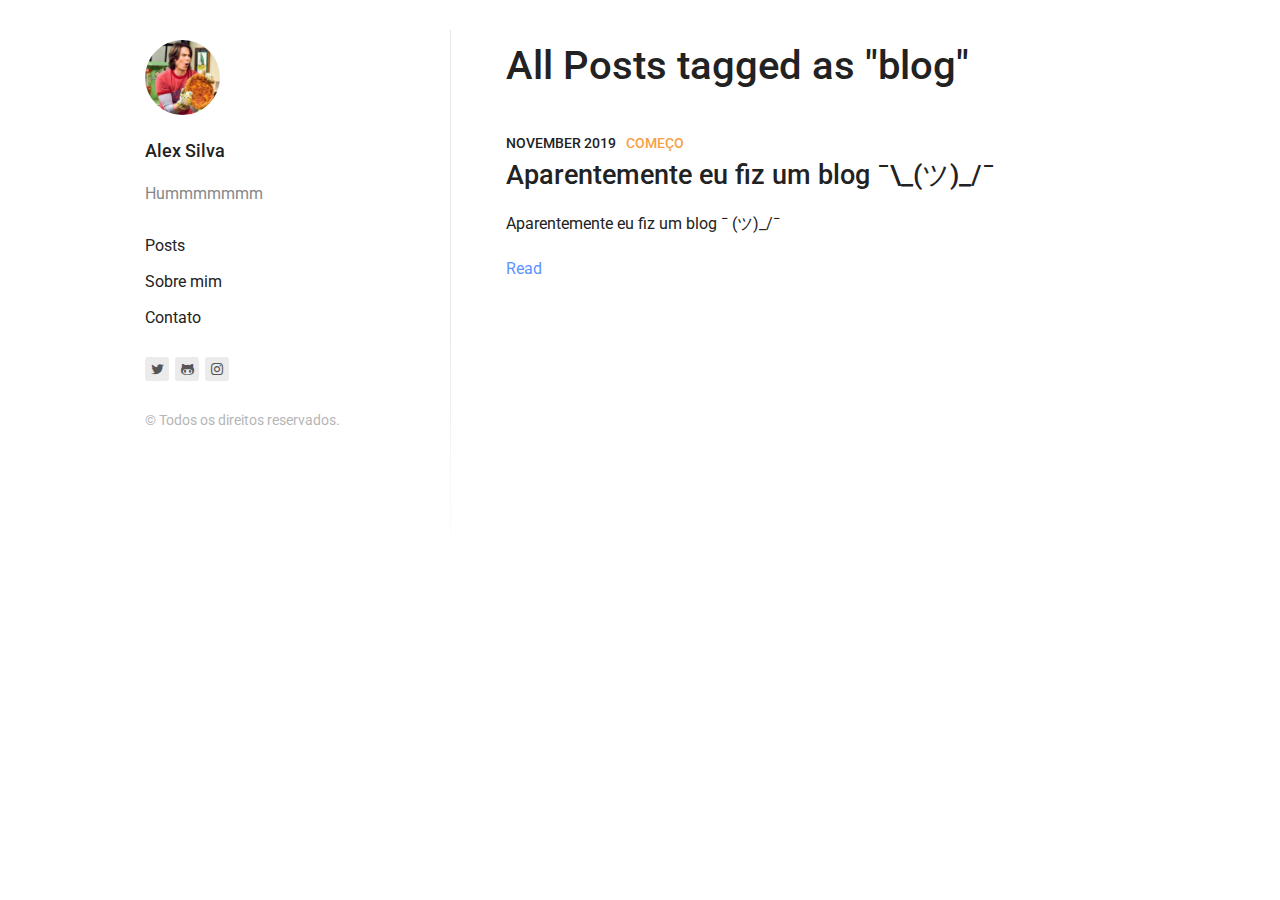
<file: tags/blog/index.html>
<!DOCTYPE html><html><head><meta charSet="utf-8"/><meta http-equiv="x-ua-compatible" content="ie=edge"/><meta name="viewport" content="width=device-width, initial-scale=1, shrink-to-fit=no"/><style data-href="/styles.f16d883202b2c6e212d0.css">.menu{margin-bottom:1.625rem}.menu__list{list-style:none;padding:0;margin:0}.menu__list-item{padding:0;margin:.625rem 0}.menu__list-item-link{font-size:1rem;color:#222;font-weight:400;border:0}.menu__list-item-link:focus,.menu__list-item-link:hover{color:#5d93ff;border-bottom:1px solid #5d93ff}.menu__list-item-link--active{color:#222;border-bottom:1px solid #222}.links{margin-bottom:1.625rem}.links__list{display:flex;list-style:none;padding:0;margin:.625rem -.1875rem}.links__list-item{padding:0;margin:0 .1875rem;height:24px;width:1.5rem;line-height:1.5rem;border-radius:.1875rem;text-align:center;background:#ebebeb}.links__list-item a{border:0}.links__list-item a i{font-size:.875rem;color:#555}.links__list-item a:focus i,.links__list-item a:hover i{color:#222}

/*! normalize.css v5.0.0 | MIT License | github.com/necolas/normalize.css */html{font-family:sans-serif;line-height:1.15;-ms-text-size-adjust:100%;-webkit-text-size-adjust:100%}body{margin:0}article,aside,footer,header,nav,section{display:block}h1{font-size:2em;margin:.67em 0}figcaption,figure,main{display:block}figure{margin:1em 2.5rem}hr{box-sizing:content-box;height:0;overflow:visible}pre{font-family:monospace,monospace;font-size:1em}a{background-color:transparent;-webkit-text-decoration-skip:objects}a:active,a:hover{outline-width:0}abbr[title]{border-bottom:none;text-decoration:underline;-webkit-text-decoration:underline dotted;text-decoration:underline dotted}b,strong{font-weight:inherit;font-weight:bolder}code,kbd,samp{font-family:monospace,monospace;font-size:1em}dfn{font-style:italic}mark{background-color:#ff0;color:#000}small{font-size:80%}sub,sup{font-size:75%;line-height:0;position:relative;vertical-align:baseline}sub{bottom:-.25em}sup{top:-.5em}audio,video{display:inline-block}audio:not([controls]){display:none;height:0}img{border-style:none}svg:not(:root){overflow:hidden}button,input,optgroup,select,textarea{font-family:sans-serif;font-size:100%;line-height:1.15;margin:0}button,input{overflow:visible}button,select{text-transform:none}[type=reset],[type=submit],button,html [type=button]{-webkit-appearance:button}[type=button]::-moz-focus-inner,[type=reset]::-moz-focus-inner,[type=submit]::-moz-focus-inner,button::-moz-focus-inner{border-style:none;padding:0}[type=button]:-moz-focusring,[type=reset]:-moz-focusring,[type=submit]:-moz-focusring,button:-moz-focusring{outline:1px dotted ButtonText}fieldset{border:1px solid silver;margin:0 .125rem;padding:.35em .625em .75em}legend{box-sizing:border-box;color:inherit;display:table;max-width:100%;padding:0;white-space:normal}progress{display:inline-block;vertical-align:baseline}textarea{overflow:auto}[type=checkbox],[type=radio]{box-sizing:border-box;padding:0}[type=number]::-webkit-inner-spin-button,[type=number]::-webkit-outer-spin-button{height:auto}[type=search]{-webkit-appearance:textfield;outline-offset:-2px}[type=search]::-webkit-search-cancel-button,[type=search]::-webkit-search-decoration{-webkit-appearance:none}::-webkit-file-upload-button{-webkit-appearance:button;font:inherit}details,menu{display:block}summary{display:list-item}canvas{display:inline-block}[hidden],template{display:none}html{font-size:100}body{color:#222;line-height:1.625;font-size:1rem;-ms-text-size-adjust:100%;-webkit-text-size-adjust:100%;text-rendering:optimizeLegibility;-webkit-font-smoothing:antialiased;-moz-osx-font-smoothing:grayscale}body,h1,h2,h3,h4,h5,h6{font-family:Roboto,Helvetica Neue,Helvetica,Arial,sans-serif}h1,h2,h3,h4,h5,h6{font-weight:500}h1{font-size:2.5rem;line-height:3.25rem;margin-top:6.5rem;margin-bottom:1.625rem}h2{font-size:1.6875rem;line-height:2.4375rem}h2,h3{margin-top:3.25rem;margin-bottom:.8125rem}h3{font-size:1.375rem;line-height:1.625rem}h4{font-size:1.2rem;margin-top:2.4375rem}h4,h5{line-height:1.625rem;margin-bottom:.8125rem}h5,h6{font-size:1rem;margin-top:4.0625rem}h6{line-height:1.625rem;margin-bottom:.8125rem}img{max-width:100%;margin:inherit auto}hr,img{border:0;display:block}hr{color:#222;height:26px;margin:3.25rem auto;background-size:100% 26px;background-image:linear-gradient(180deg,transparent 1px,transparent 11px,#222 0,#222 15px,transparent 0,transparent 26px);width:6.25rem}a{color:#5d93ff;text-decoration:none}a:active,a:focus,a:hover{color:#f7a046}b,strong{font-weight:500}ul{list-style:square;margin-bottom:1.625rem}ul li{padding:0 .3125rem;margin-bottom:.625rem}p{line-height:1.625rem;margin-bottom:1.625rem}blockquote{padding:0;font-style:italic;text-align:center}figure{display:block;width:100%;height:auto}figcaption{line-height:1.21875rem;margin-top:.40625rem;color:#222;font-size:.875rem;font-style:italic;margin-bottom:0;text-align:center}.layout{max-width:66.875rem;margin-left:auto;margin-right:auto}.layout:after,.layout:before{content:"";display:table}.layout:after{clear:both}.content__inner{padding:1.5625rem 1.25rem}@media screen and (min-width:685px){figure.float-left,figure.float-right{max-width:19.375rem;padding:0 1.625rem}.float-right{float:right}.float-left{float:left}.content{width:calc(58.275% - .78125rem)}.content:nth-child(1n){float:left;margin-right:1.875rem;clear:none}.content:last-child{margin-right:0}.content:nth-child(12n){margin-right:0;float:right}.content:nth-child(12n+1){clear:both}.content__inner{padding:1.875rem 1.25rem}}@media screen and (min-width:960px){.content{width:calc(66.6% - .625rem)}.content:nth-child(1n){float:left;margin-right:1.875rem;clear:none}.content:last-child{margin-right:0}.content:nth-child(3n){margin-right:0;float:right}.content:nth-child(3n+1){clear:both}.content__inner{padding:2.5rem 2.1875rem}}code[class*=language-],pre[class*=language-]{color:#000;background:none;text-shadow:0 1px #fff;font-family:Consolas,Monaco,Andale Mono,Ubuntu Mono,monospace;text-align:left;white-space:pre;word-spacing:normal;word-break:normal;word-wrap:normal;line-height:1.5;-moz-tab-size:4;-o-tab-size:4;tab-size:4;-webkit-hyphens:none;-ms-hyphens:none;hyphens:none}code[class*=language-]::selection,code[class*=language-] ::selection,pre[class*=language-]::selection,pre[class*=language-] ::selection{text-shadow:none;background:#b3d4fc}@media print{code[class*=language-],pre[class*=language-]{text-shadow:none}}pre[class*=language-]{padding:1em;margin:.5em 0;overflow:auto}:not(pre)>code[class*=language-],pre[class*=language-]{background:#f5f2f0}:not(pre)>code[class*=language-]{padding:.1em;border-radius:.3em;white-space:normal}.token.cdata,.token.comment,.token.doctype,.token.prolog{color:#708090}.token.punctuation{color:#999}.namespace{opacity:.7}.token.boolean,.token.constant,.token.deleted,.token.number,.token.property,.token.symbol,.token.tag{color:#905}.token.attr-name,.token.builtin,.token.char,.token.inserted,.token.selector,.token.string{color:#690}.language-css .token.string,.style .token.string,.token.entity,.token.operator,.token.url{color:#a67f59;background:hsla(0,0%,100%,.5)}.token.atrule,.token.attr-value,.token.keyword{color:#07a}.token.function{color:#dd4a68}.token.important,.token.regex,.token.variable{color:#e90}.token.bold,.token.important{font-weight:700}.token.italic{font-style:italic}.token.entity{cursor:help}.tags__list-item-link{color:#222}.tags__list-item-link:focus,.tags__list-item-link:hover{color:#5d93ff;border-bottom:1px solid #5d93ff}.categories__list-item-link{color:#222}.categories__list-item-link:focus,.categories__list-item-link:hover{color:#5d93ff;border-bottom:1px solid #5d93ff}.post-single__inner{max-width:59.0625rem;padding:0 .9375rem;margin:0 auto}.post-single__title{font-size:2rem;max-width:40rem;font-weight:600;text-align:center;line-height:2.68125rem;margin:1.625rem auto 0}.post-single__body figure{margin-bottom:1.625rem}.post-single__body figure blockquote{font-style:italic;text-align:center;margin-top:0;padding:1.625rem 0}.post-single__body figure blockquote p{max-width:40rem;font-size:1.6817rem;margin-top:0;margin-bottom:1.625rem;line-height:2.4375rem}.post-single__body a{text-decoration:underline}.post-single__body .gatsby-highlight{max-width:40rem;margin-left:.9375rem;margin-right:.9375rem;margin-bottom:1.625rem}.post-single__body :not(div){max-width:40rem;margin-left:auto;margin-right:auto}.post-single__footer{max-width:40rem;line-height:1.625rem;margin:1.625rem .9375rem 3.25rem}.post-single__footer-text a{text-decoration:underline}.post-single__date{max-width:40rem;margin-left:auto;margin-right:auto}.post-single__tags{margin-bottom:.8125rem}.post-single__tags-list{list-style:none;margin:0 -.3125rem;padding:0}.post-single__tags-list-item{display:inline-block;margin:.625rem .3125rem}.post-single__tags-list-item-link{background:#ebebeb;text-decoration:none;border:0;border-radius:.1875rem;color:#555;line-height:1.625;padding:.5rem 1rem}.post-single__tags-list-item-link:focus,.post-single__tags-list-item-link:hover{color:#222;background:#dfdfdf;border:0}.post-single__home-button{display:block;margin-left:auto;margin-right:auto;max-width:5.625rem;font-size:1rem;padding:0 1rem;height:35px;line-height:2.1875rem;text-align:center;color:#555;background:#ebebeb;font-weight:400;border-radius:.1875rem;margin-top:1.625rem}.post-single__home-button:focus,.post-single__home-button:hover{color:#222;background:#dfdfdf;border:0}@media screen and (min-width:685px){.post-single__body .gatsby-highlight,.post-single__footer{margin-left:auto;margin-right:auto}}@media screen and (min-width:960px){.post-single__inner{padding:0}.post-single__title{font-size:3rem;line-height:3.65625rem;margin-top:3.65625rem;margin-bottom:2.4375rem}.post-single__body,.post-single__body p{font-size:1.125rem;line-height:1.82813rem;margin-bottom:1.82813rem}.post-single__home-button{position:fixed;max-width:auto;margin:0;top:30px;left:30px}}@font-face{font-family:fontello;src:url(/static/fontello-96eee913c13249ba2289a6c5bd6cce3c.eot);src:url(/static/fontello-96eee913c13249ba2289a6c5bd6cce3c.eot#iefix) format("embedded-opentype"),url([data-uri]) format("woff2"),url([data-uri]) format("woff"),url(/static/fontello-554de365a9b0393da26d44997c28937c.ttf) format("truetype"),url([data-uri]) format("svg");font-weight:400;font-style:normal}[class*=" icon-"]:before,[class^=icon-]:before{font-family:fontello;font-style:normal;font-weight:400;speak:none;display:inline-block;text-decoration:inherit;width:1em;margin-right:.2em;text-align:center;font-variant:normal;text-transform:none;line-height:1em;margin-left:.2em;-webkit-font-smoothing:antialiased;-moz-osx-font-smoothing:grayscale}.icon-mail:before{content:"\E800"}.icon-twitter:before{content:"\F099"}.icon-facebook:before{content:"\F09A"}.icon-rss:before{content:"\F09E"}.icon-linkedin:before{content:"\F0E1"}.icon-github:before{content:"\F113"}.icon-stackoverflow:before{content:"\F16C"}.icon-instagram:before{content:"\F16D"}.icon-tumblr:before{content:"\F173"}.icon-dribbble:before{content:"\F17D"}.icon-skype:before{content:"\F17E"}.icon-vkontakte:before{content:"\F189"}.icon-slack:before{content:"\F198"}.icon-paper-plane:before{content:"\F1D8"}.icon-whatsapp:before{content:"\F232"}.icon-odnoklassniki:before{content:"\F263"}.sidebar{width:100%}.sidebar__inner{position:relative;padding:1.5625rem 1.25rem 0}.sidebar__author-photo{display:inline-block;margin-bottom:0;border-radius:50%;background-clip:padding-box}.sidebar__author-title{font-size:1.125rem;font-weight:500;line-height:1.82813rem;margin:.8125rem 0}.sidebar__author-title-link,.sidebar__author-title-link:focus,.sidebar__author-title-link:hover{color:#222}.sidebar__author-subtitle{color:#888;line-height:1.625rem;margin-bottom:1.625rem}.sidebar__copyright{color:#b6b6b6;font-size:.875rem}@media screen and (min-width:685px){.sidebar{width:calc(41.625% - 1.09375rem)}.sidebar:nth-child(1n){float:left;margin-right:1.875rem;clear:none}.sidebar:last-child{margin-right:0}.sidebar:nth-child(12n){margin-right:0;float:right}.sidebar:nth-child(12n+1){clear:both}.sidebar__inner{padding:1.875rem 1.25rem 0}.sidebar__inner:after{background:#e6e6e6;background:-webkit-gradient(linear,left top,left bottom,from(#e6e6e6),color-stop(48%,#e6e6e6),to(#fff));background:linear-gradient(180deg,#e6e6e6 0,#e6e6e6 48%,#fff);position:absolute;content:"";width:.0625rem;height:540px;top:30px;right:-10px;bottom:0}}@media screen and (min-width:960px){.sidebar{width:calc(33.3% - 1.25rem)}.sidebar:nth-child(1n){float:left;margin-right:1.875rem;clear:none}.sidebar:last-child{margin-right:0}.sidebar:nth-child(3n){margin-right:0;float:right}.sidebar:nth-child(3n+1){clear:both}.sidebar__inner{padding:2.5rem}}.page{margin-bottom:3.25rem}.page__title{font-size:2.5rem;font-weight:500;line-height:3.25rem;margin-top:0;margin-bottom:2.35625rem}.page__body{font-size:1rem;line-height:1.625rem;margin:0 0 1.625rem}.post{margin-bottom:2.03125rem}.post:last-child,.post__title{margin-bottom:.8125rem}.post__title{font-size:1.6875rem;line-height:2.4375rem;margin-top:0}.post__title-link{color:#222}.post__title-link:focus,.post__title-link:hover{color:#222;border-bottom:1px solid #222}.post__description{font-size:1rem;line-height:1.625rem;margin-bottom:1.21875rem}.post__meta-time{font-size:.875rem;color:#222;font-weight:500;text-transform:uppercase}.post__meta-divider{margin:0 .3125rem}.post__meta-category-link{font-size:.875rem;color:#f7a046;font-weight:500;text-transform:uppercase}.post__meta-category-link:focus,.post__meta-category-link:hover{color:#5d93ff}.post__readmore{font-size:1rem;color:#5d93ff}.post__readmore:focus,.post__readmore:hover{color:#5d93ff;border-bottom:1px solid #5d93ff}</style><meta name="generator" content="Gatsby 2.17.11"/><link rel="alternate" type="application/rss+xml" href="/rss.xml"/><link rel="preconnect dns-prefetch" href="https://www.google-analytics.com"/><link href="https://fonts.googleapis.com/css?family=Roboto:400,400i,500,700" rel="stylesheet"/><link rel="sitemap" type="application/xml" href="/sitemap.xml"/><title data-react-helmet="true">All Posts tagged as &quot;blog&quot; - Blog by Alex Silva</title><link as="script" rel="preload" href="/styles-607198f68a017a3b48a8.js"/><link as="script" rel="preload" href="/component---src-templates-tag-template-jsx-21337f74c003605fbe12.js"/><link as="script" rel="preload" href="/commons-39408dceca00c3a66247.js"/><link as="script" rel="preload" href="/app-03d6ec548ea99d9ab99c.js"/><link as="script" rel="preload" href="/webpack-runtime-e68ce94a86b0a92ea706.js"/><link as="fetch" rel="preload" href="/page-data\tags\blog\page-data.json" crossorigin="anonymous"/></head><body><noscript id="gatsby-noscript">This app works best with JavaScript enabled.</noscript><div id="___gatsby"><div style="outline:none" tabindex="-1" role="group" id="gatsby-focus-wrapper"><div class="layout"><div><div class="sidebar"><div class="sidebar__inner"><div class="sidebar__author"><div><a href="/"><img src="/static/photo-d1070632f269a1b0ddb71b759539571b.jpg" class="sidebar__author-photo" width="75" height="75" alt="Alex Silva"/></a><h2 class="sidebar__author-title"><a class="sidebar__author-title-link" href="/">Alex Silva</a></h2><p class="sidebar__author-subtitle">Hummmmmmm</p></div></div><div><nav class="menu"><ul class="menu__list"><li class="menu__list-item"><a class="menu__list-item-link" href="/">Posts</a></li><li class="menu__list-item"><a class="menu__list-item-link" href="/about/">Sobre mim</a></li><li class="menu__list-item"><a class="menu__list-item-link" href="/contact/">Contato</a></li></ul></nav><div class="links"><ul class="links__list"><li class="links__list-item"><a href="https://www.twitter.com/alex3aguiar" target="_blank" rel="noopener noreferrer"><i class="icon-twitter"></i></a></li><li class="links__list-item"><a href="https://www.github.com/alex3aguiar" target="_blank" rel="noopener noreferrer"><i class="icon-github"></i></a></li><li class="links__list-item"><a href="https://www.instagram.com/alex3aguiar" target="_blank" rel="noopener noreferrer"><i class="icon-instagram"></i></a></li></ul></div><p class="sidebar__copyright">© Todos os direitos reservados.</p></div></div></div><div class="content"><div class="content__inner"><div class="page"><h1 class="page__title">All Posts tagged as &quot;<!-- -->blog<!-- -->&quot;</h1><div class="page__body"><div class="post"><div class="post__meta"><time class="post__meta-time" dateTime="November 11, 2019">November 2019</time><span class="post__meta-divider"></span><span class="post__meta-category"><a class="post__meta-category-link" href="/categories/comeco/">começo</a></span></div><h2 class="post__title"><a class="post__title-link" href="/posts/aparentemente-eu-fiz-um-blog/">Aparentemente eu fiz um blog     ¯\_(ツ)_/¯</a></h2><p class="post__description">Aparentemente eu fiz um blog     ¯ (ツ)_/¯</p><a class="post__readmore" href="/posts/aparentemente-eu-fiz-um-blog/">Read</a></div></div></div></div></div></div></div></div></div><script>
  
  
  if(true) {
    (function(i,s,o,g,r,a,m){i['GoogleAnalyticsObject']=r;i[r]=i[r]||function(){
    (i[r].q=i[r].q||[]).push(arguments)},i[r].l=1*new Date();a=s.createElement(o),
    m=s.getElementsByTagName(o)[0];a.async=1;a.src=g;m.parentNode.insertBefore(a,m)
    })(window,document,'script','https://www.google-analytics.com/analytics.js','ga');
  }
  if (typeof ga === "function") {
    ga('create', 'UA-73379983-2', 'auto', {});
      
      
      
      
      
      }</script><script id="gatsby-script-loader">/*<![CDATA[*/window.pagePath="/tags/blog/";/*]]>*/</script><script id="gatsby-chunk-mapping">/*<![CDATA[*/window.___chunkMapping={"app":["/app-03d6ec548ea99d9ab99c.js"],"component---node-modules-gatsby-plugin-offline-app-shell-js":["/component---node-modules-gatsby-plugin-offline-app-shell-js-568c113b24a9e8ed8db8.js"],"component---src-templates-page-template-jsx":["/component---src-templates-page-template-jsx-1d4a1ff06ebe7a52d4d1.js"],"component---src-templates-post-template-jsx":["/component---src-templates-post-template-jsx-d57f44837a5239207a4c.js"],"component---src-templates-tag-template-jsx":["/component---src-templates-tag-template-jsx-21337f74c003605fbe12.js"],"component---src-templates-category-template-jsx":["/component---src-templates-category-template-jsx-be4264ecf245931e5cdc.js"],"component---src-pages-404-jsx":["/component---src-pages-404-jsx-ba274973dce0ea1e4eff.js"],"component---src-pages-categories-jsx":["/component---src-pages-categories-jsx-afd94a76de63c54a18a5.js"],"component---src-pages-index-jsx":["/component---src-pages-index-jsx-c81bc2ce136d57516db3.js"],"component---src-pages-tags-jsx":["/component---src-pages-tags-jsx-56eda194330b3da201e8.js"]};/*]]>*/</script><script src="/webpack-runtime-e68ce94a86b0a92ea706.js" async=""></script><script src="/app-03d6ec548ea99d9ab99c.js" async=""></script><script src="/commons-39408dceca00c3a66247.js" async=""></script><script src="/component---src-templates-tag-template-jsx-21337f74c003605fbe12.js" async=""></script><script src="/styles-607198f68a017a3b48a8.js" async=""></script></body></html>
</file>
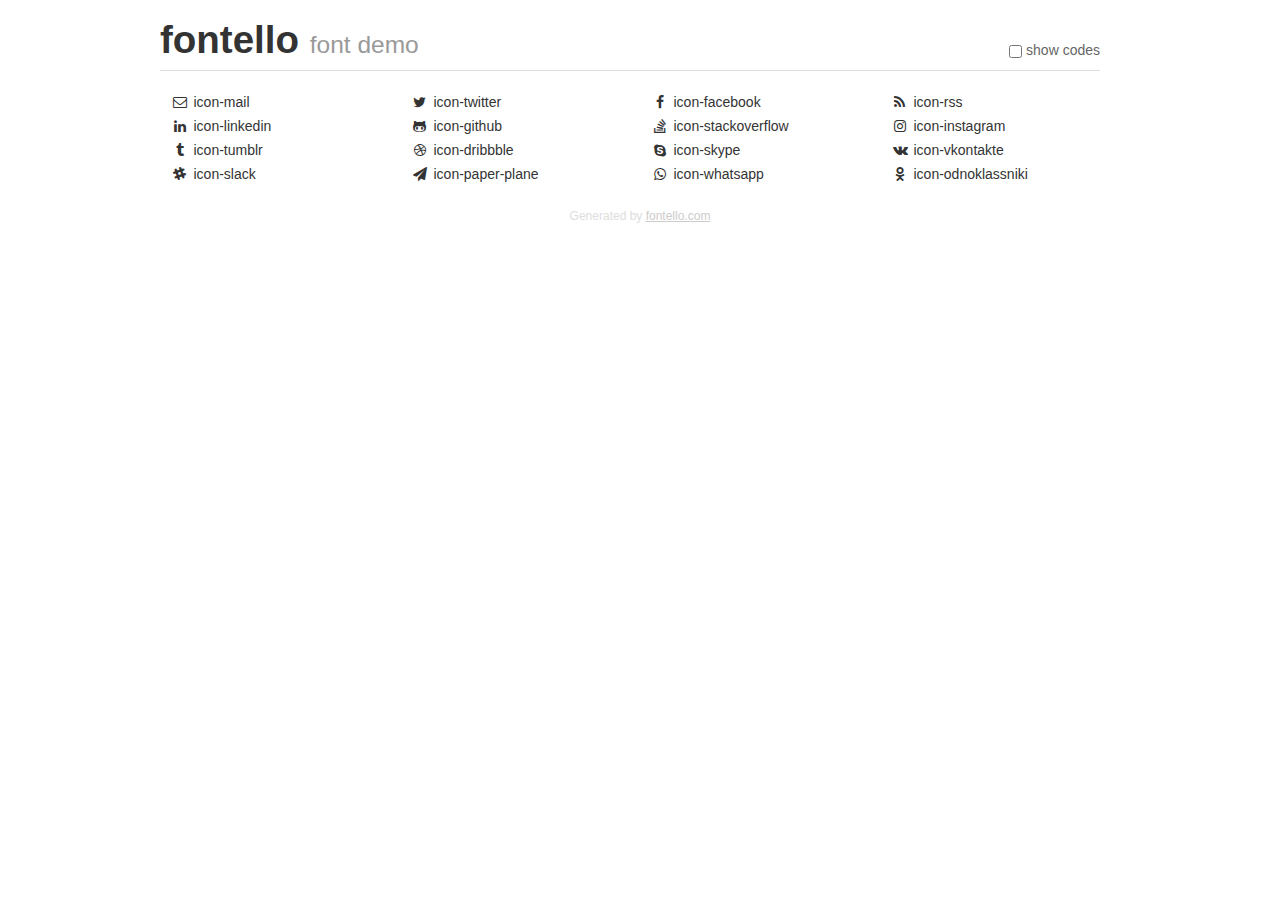
<file: src/assets/fonts/fontello-771c82e0/demo.html>
<!DOCTYPE html>
<html>
  <head><!--[if lt IE 9]><script language="javascript" type="text/javascript" src="//html5shim.googlecode.com/svn/trunk/html5.js"></script><![endif]-->
    <meta charset="UTF-8"><style>/*
 * Bootstrap v2.2.1
 *
 * Copyright 2012 Twitter, Inc
 * Licensed under the Apache License v2.0
 * http://www.apache.org/licenses/LICENSE-2.0
 *
 * Designed and built with all the love in the world @twitter by @mdo and @fat.
 */
.clearfix {
  *zoom: 1;
}
.clearfix:before,
.clearfix:after {
  display: table;
  content: "";
  line-height: 0;
}
.clearfix:after {
  clear: both;
}
html {
  font-size: 100%;
  -webkit-text-size-adjust: 100%;
  -ms-text-size-adjust: 100%;
}
a:focus {
  outline: thin dotted #333;
  outline: 5px auto -webkit-focus-ring-color;
  outline-offset: -2px;
}
a:hover,
a:active {
  outline: 0;
}
button,
input,
select,
textarea {
  margin: 0;
  font-size: 100%;
  vertical-align: middle;
}
button,
input {
  *overflow: visible;
  line-height: normal;
}
button::-moz-focus-inner,
input::-moz-focus-inner {
  padding: 0;
  border: 0;
}
body {
  margin: 0;
  font-family: "Helvetica Neue", Helvetica, Arial, sans-serif;
  font-size: 14px;
  line-height: 20px;
  color: #333;
  background-color: #fff;
}
a {
  color: #08c;
  text-decoration: none;
}
a:hover {
  color: #005580;
  text-decoration: underline;
}
.row {
  margin-left: -20px;
  *zoom: 1;
}
.row:before,
.row:after {
  display: table;
  content: "";
  line-height: 0;
}
.row:after {
  clear: both;
}
[class*="span"] {
  float: left;
  min-height: 1px;
  margin-left: 20px;
}
.container,
.navbar-static-top .container,
.navbar-fixed-top .container,
.navbar-fixed-bottom .container {
  width: 940px;
}
.span12 {
  width: 940px;
}
.span11 {
  width: 860px;
}
.span10 {
  width: 780px;
}
.span9 {
  width: 700px;
}
.span8 {
  width: 620px;
}
.span7 {
  width: 540px;
}
.span6 {
  width: 460px;
}
.span5 {
  width: 380px;
}
.span4 {
  width: 300px;
}
.span3 {
  width: 220px;
}
.span2 {
  width: 140px;
}
.span1 {
  width: 60px;
}
[class*="span"].pull-right,
.row-fluid [class*="span"].pull-right {
  float: right;
}
.container {
  margin-right: auto;
  margin-left: auto;
  *zoom: 1;
}
.container:before,
.container:after {
  display: table;
  content: "";
  line-height: 0;
}
.container:after {
  clear: both;
}
p {
  margin: 0 0 10px;
}
.lead {
  margin-bottom: 20px;
  font-size: 21px;
  font-weight: 200;
  line-height: 30px;
}
small {
  font-size: 85%;
}
h1 {
  margin: 10px 0;
  font-family: inherit;
  font-weight: bold;
  line-height: 20px;
  color: inherit;
  text-rendering: optimizelegibility;
}
h1 small {
  font-weight: normal;
  line-height: 1;
  color: #999;
}
h1 {
  line-height: 40px;
}
h1 {
  font-size: 38.5px;
}
h1 small {
  font-size: 24.5px;
}
body {
  margin-top: 90px;
}
.header {
  position: fixed;
  top: 0;
  left: 50%;
  margin-left: -480px;
  background-color: #fff;
  border-bottom: 1px solid #ddd;
  padding-top: 10px;
  z-index: 10;
}
.footer {
  color: #ddd;
  font-size: 12px;
  text-align: center;
  margin-top: 20px;
}
.footer a {
  color: #ccc;
  text-decoration: underline;
}
.the-icons {
  font-size: 14px;
  line-height: 24px;
}
.switch {
  position: absolute;
  right: 0;
  bottom: 10px;
  color: #666;
}
.switch input {
  margin-right: 0.3em;
}
.codesOn .i-name {
  display: none;
}
.codesOn .i-code {
  display: inline;
}
.i-code {
  display: none;
}
@font-face {
      font-family: 'fontello';
      src: url('./font/fontello.eot?33839734');
      src: url('./font/fontello.eot?33839734#iefix') format('embedded-opentype'),
           url('./font/fontello.woff?33839734') format('woff'),
           url('./font/fontello.ttf?33839734') format('truetype'),
           url('./font/fontello.svg?33839734#fontello') format('svg');
      font-weight: normal;
      font-style: normal;
    }
     
     
    .demo-icon
    {
      font-family: "fontello";
      font-style: normal;
      font-weight: normal;
      speak: none;
     
      display: inline-block;
      text-decoration: inherit;
      width: 1em;
      margin-right: .2em;
      text-align: center;
      /* opacity: .8; */
     
      /* For safety - reset parent styles, that can break glyph codes*/
      font-variant: normal;
      text-transform: none;
     
      /* fix buttons height, for twitter bootstrap */
      line-height: 1em;
     
      /* Animation center compensation - margins should be symmetric */
      /* remove if not needed */
      margin-left: .2em;
     
      /* You can be more comfortable with increased icons size */
      /* font-size: 120%; */
     
      /* Font smoothing. That was taken from TWBS */
      -webkit-font-smoothing: antialiased;
      -moz-osx-font-smoothing: grayscale;
     
      /* Uncomment for 3D effect */
      /* text-shadow: 1px 1px 1px rgba(127, 127, 127, 0.3); */
    }
     </style>
    <link rel="stylesheet" href="css/animation.css"><!--[if IE 7]><link rel="stylesheet" href="css/fontello-ie7.css"><![endif]-->
    <script>
      function toggleCodes(on) {
        var obj = document.getElementById('icons');
      
        if (on) {
          obj.className += ' codesOn';
        } else {
          obj.className = obj.className.replace(' codesOn', '');
        }
      }
      
    </script>
  </head>
  <body>
    <div class="container header">
      <h1>
        fontello
         <small>font demo</small>
      </h1>
      <label class="switch">
        <input type="checkbox" onclick="toggleCodes(this.checked)">show codes
      </label>
    </div>
    <div id="icons" class="container">
      <div class="row">
        <div title="Code: 0xe800" class="the-icons span3"><i class="demo-icon icon-mail">&#xe800;</i> <span class="i-name">icon-mail</span><span class="i-code">0xe800</span></div>
        <div title="Code: 0xf099" class="the-icons span3"><i class="demo-icon icon-twitter">&#xf099;</i> <span class="i-name">icon-twitter</span><span class="i-code">0xf099</span></div>
        <div title="Code: 0xf09a" class="the-icons span3"><i class="demo-icon icon-facebook">&#xf09a;</i> <span class="i-name">icon-facebook</span><span class="i-code">0xf09a</span></div>
        <div title="Code: 0xf09e" class="the-icons span3"><i class="demo-icon icon-rss">&#xf09e;</i> <span class="i-name">icon-rss</span><span class="i-code">0xf09e</span></div>
      </div>
      <div class="row">
        <div title="Code: 0xf0e1" class="the-icons span3"><i class="demo-icon icon-linkedin">&#xf0e1;</i> <span class="i-name">icon-linkedin</span><span class="i-code">0xf0e1</span></div>
        <div title="Code: 0xf113" class="the-icons span3"><i class="demo-icon icon-github">&#xf113;</i> <span class="i-name">icon-github</span><span class="i-code">0xf113</span></div>
        <div title="Code: 0xf16c" class="the-icons span3"><i class="demo-icon icon-stackoverflow">&#xf16c;</i> <span class="i-name">icon-stackoverflow</span><span class="i-code">0xf16c</span></div>
        <div title="Code: 0xf16d" class="the-icons span3"><i class="demo-icon icon-instagram">&#xf16d;</i> <span class="i-name">icon-instagram</span><span class="i-code">0xf16d</span></div>
      </div>
      <div class="row">
        <div title="Code: 0xf173" class="the-icons span3"><i class="demo-icon icon-tumblr">&#xf173;</i> <span class="i-name">icon-tumblr</span><span class="i-code">0xf173</span></div>
        <div title="Code: 0xf17d" class="the-icons span3"><i class="demo-icon icon-dribbble">&#xf17d;</i> <span class="i-name">icon-dribbble</span><span class="i-code">0xf17d</span></div>
        <div title="Code: 0xf17e" class="the-icons span3"><i class="demo-icon icon-skype">&#xf17e;</i> <span class="i-name">icon-skype</span><span class="i-code">0xf17e</span></div>
        <div title="Code: 0xf189" class="the-icons span3"><i class="demo-icon icon-vkontakte">&#xf189;</i> <span class="i-name">icon-vkontakte</span><span class="i-code">0xf189</span></div>
      </div>
      <div class="row">
        <div title="Code: 0xf198" class="the-icons span3"><i class="demo-icon icon-slack">&#xf198;</i> <span class="i-name">icon-slack</span><span class="i-code">0xf198</span></div>
        <div title="Code: 0xf1d8" class="the-icons span3"><i class="demo-icon icon-paper-plane">&#xf1d8;</i> <span class="i-name">icon-paper-plane</span><span class="i-code">0xf1d8</span></div>
        <div title="Code: 0xf232" class="the-icons span3"><i class="demo-icon icon-whatsapp">&#xf232;</i> <span class="i-name">icon-whatsapp</span><span class="i-code">0xf232</span></div>
        <div title="Code: 0xf263" class="the-icons span3"><i class="demo-icon icon-odnoklassniki">&#xf263;</i> <span class="i-name">icon-odnoklassniki</span><span class="i-code">0xf263</span></div>
      </div>
    </div>
    <div class="container footer">Generated by <a href="http://fontello.com">fontello.com</a></div>
  </body>
</html>
</file>
<file: src/assets/fonts/fontello-771c82e0/css/fontello-ie7.css>
[class^="icon-"], [class*=" icon-"] {
  font-family: 'fontello';
  font-style: normal;
  font-weight: normal;
 
  /* fix buttons height */
  line-height: 1em;
 
  /* you can be more comfortable with increased icons size */
  /* font-size: 120%; */
}
 
.icon-mail { *zoom: expression( this.runtimeStyle['zoom'] = '1', this.innerHTML = '&#xe800;&nbsp;'); }
.icon-twitter { *zoom: expression( this.runtimeStyle['zoom'] = '1', this.innerHTML = '&#xf099;&nbsp;'); }
.icon-facebook { *zoom: expression( this.runtimeStyle['zoom'] = '1', this.innerHTML = '&#xf09a;&nbsp;'); }
.icon-rss { *zoom: expression( this.runtimeStyle['zoom'] = '1', this.innerHTML = '&#xf09e;&nbsp;'); }
.icon-linkedin { *zoom: expression( this.runtimeStyle['zoom'] = '1', this.innerHTML = '&#xf0e1;&nbsp;'); }
.icon-github { *zoom: expression( this.runtimeStyle['zoom'] = '1', this.innerHTML = '&#xf113;&nbsp;'); }
.icon-stackoverflow { *zoom: expression( this.runtimeStyle['zoom'] = '1', this.innerHTML = '&#xf16c;&nbsp;'); }
.icon-instagram { *zoom: expression( this.runtimeStyle['zoom'] = '1', this.innerHTML = '&#xf16d;&nbsp;'); }
.icon-tumblr { *zoom: expression( this.runtimeStyle['zoom'] = '1', this.innerHTML = '&#xf173;&nbsp;'); }
.icon-dribbble { *zoom: expression( this.runtimeStyle['zoom'] = '1', this.innerHTML = '&#xf17d;&nbsp;'); }
.icon-skype { *zoom: expression( this.runtimeStyle['zoom'] = '1', this.innerHTML = '&#xf17e;&nbsp;'); }
.icon-vkontakte { *zoom: expression( this.runtimeStyle['zoom'] = '1', this.innerHTML = '&#xf189;&nbsp;'); }
.icon-slack { *zoom: expression( this.runtimeStyle['zoom'] = '1', this.innerHTML = '&#xf198;&nbsp;'); }
.icon-paper-plane { *zoom: expression( this.runtimeStyle['zoom'] = '1', this.innerHTML = '&#xf1d8;&nbsp;'); }
.icon-whatsapp { *zoom: expression( this.runtimeStyle['zoom'] = '1', this.innerHTML = '&#xf232;&nbsp;'); }
.icon-odnoklassniki { *zoom: expression( this.runtimeStyle['zoom'] = '1', this.innerHTML = '&#xf263;&nbsp;'); }
</file>
<file: src/assets/fonts/fontello-771c82e0/css/animation.css>
/*
   Animation example, for spinners
*/
.animate-spin {
  -moz-animation: spin 2s infinite linear;
  -o-animation: spin 2s infinite linear;
  -webkit-animation: spin 2s infinite linear;
  animation: spin 2s infinite linear;
  display: inline-block;
}
@-moz-keyframes spin {
  0% {
    -moz-transform: rotate(0deg);
    -o-transform: rotate(0deg);
    -webkit-transform: rotate(0deg);
    transform: rotate(0deg);
  }

  100% {
    -moz-transform: rotate(359deg);
    -o-transform: rotate(359deg);
    -webkit-transform: rotate(359deg);
    transform: rotate(359deg);
  }
}
@-webkit-keyframes spin {
  0% {
    -moz-transform: rotate(0deg);
    -o-transform: rotate(0deg);
    -webkit-transform: rotate(0deg);
    transform: rotate(0deg);
  }

  100% {
    -moz-transform: rotate(359deg);
    -o-transform: rotate(359deg);
    -webkit-transform: rotate(359deg);
    transform: rotate(359deg);
  }
}
@-o-keyframes spin {
  0% {
    -moz-transform: rotate(0deg);
    -o-transform: rotate(0deg);
    -webkit-transform: rotate(0deg);
    transform: rotate(0deg);
  }

  100% {
    -moz-transform: rotate(359deg);
    -o-transform: rotate(359deg);
    -webkit-transform: rotate(359deg);
    transform: rotate(359deg);
  }
}
@-ms-keyframes spin {
  0% {
    -moz-transform: rotate(0deg);
    -o-transform: rotate(0deg);
    -webkit-transform: rotate(0deg);
    transform: rotate(0deg);
  }

  100% {
    -moz-transform: rotate(359deg);
    -o-transform: rotate(359deg);
    -webkit-transform: rotate(359deg);
    transform: rotate(359deg);
  }
}
@keyframes spin {
  0% {
    -moz-transform: rotate(0deg);
    -o-transform: rotate(0deg);
    -webkit-transform: rotate(0deg);
    transform: rotate(0deg);
  }

  100% {
    -moz-transform: rotate(359deg);
    -o-transform: rotate(359deg);
    -webkit-transform: rotate(359deg);
    transform: rotate(359deg);
  }
}
</file>
